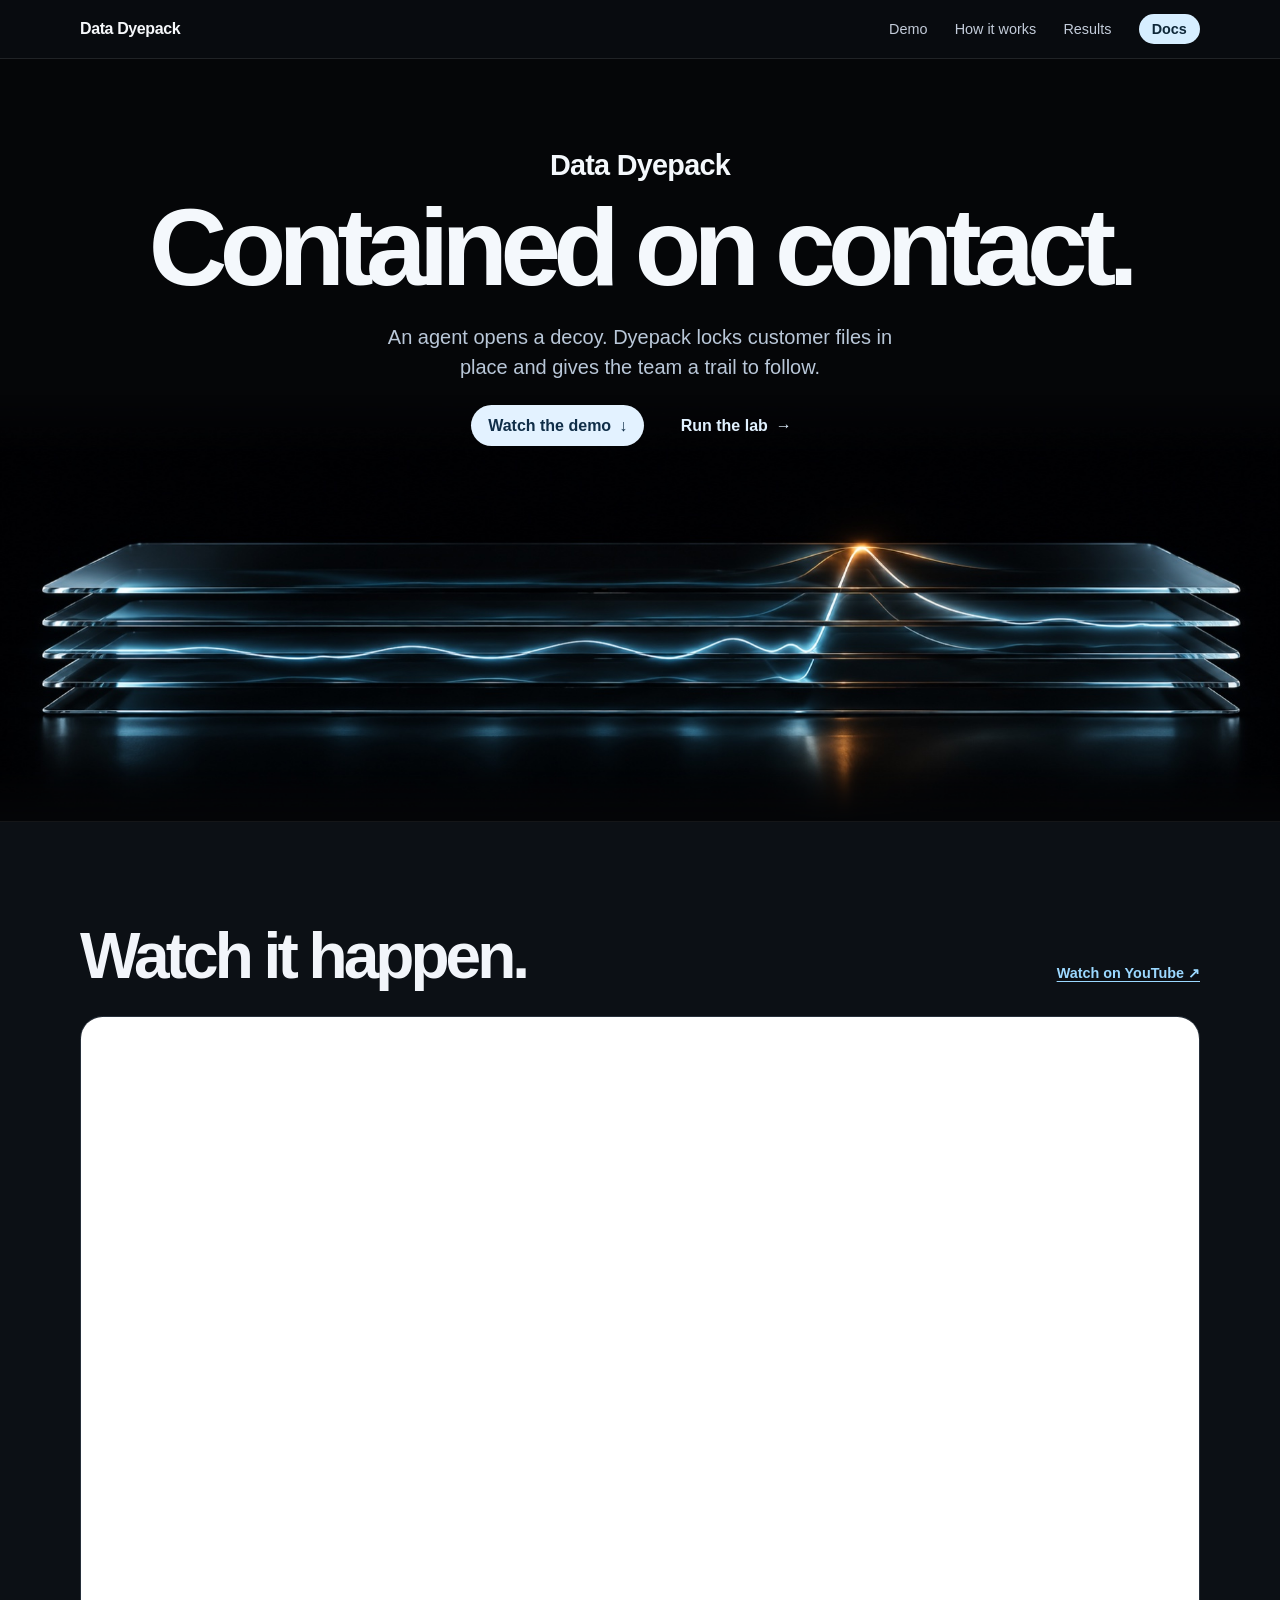
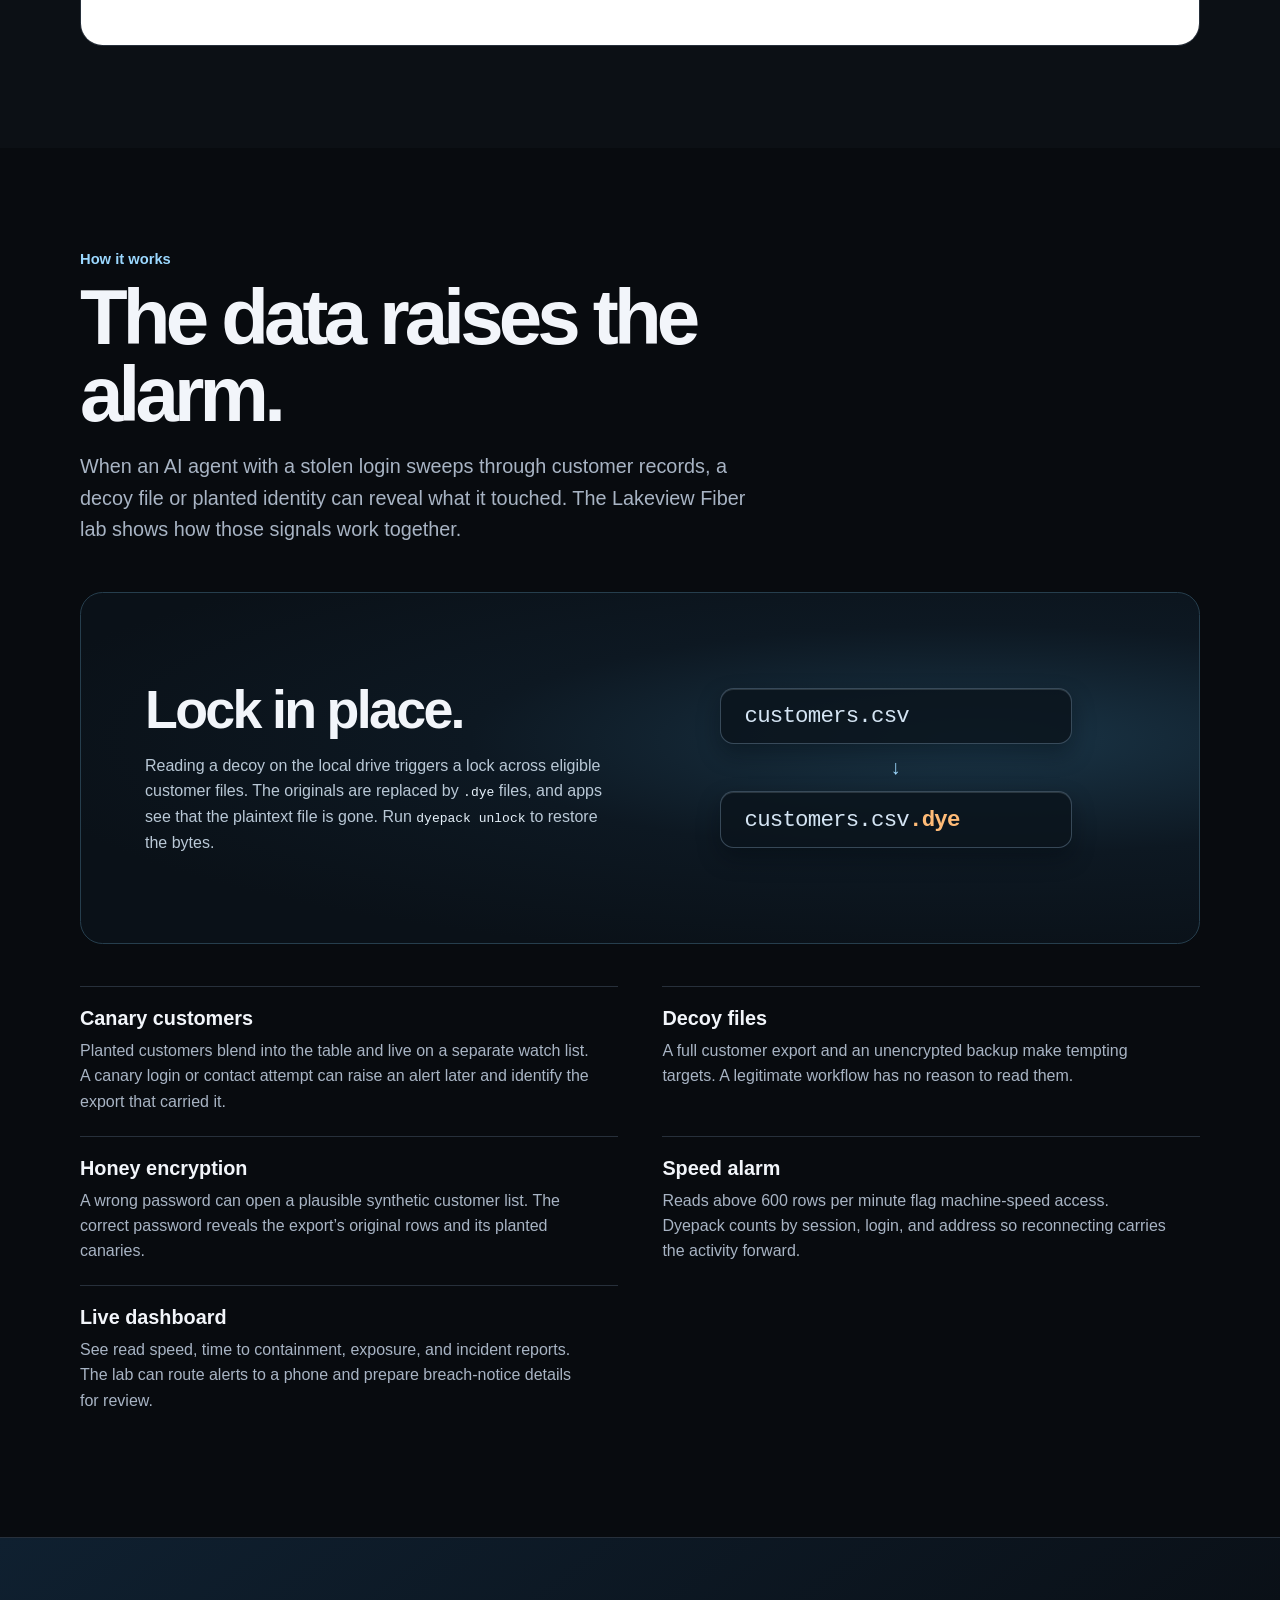
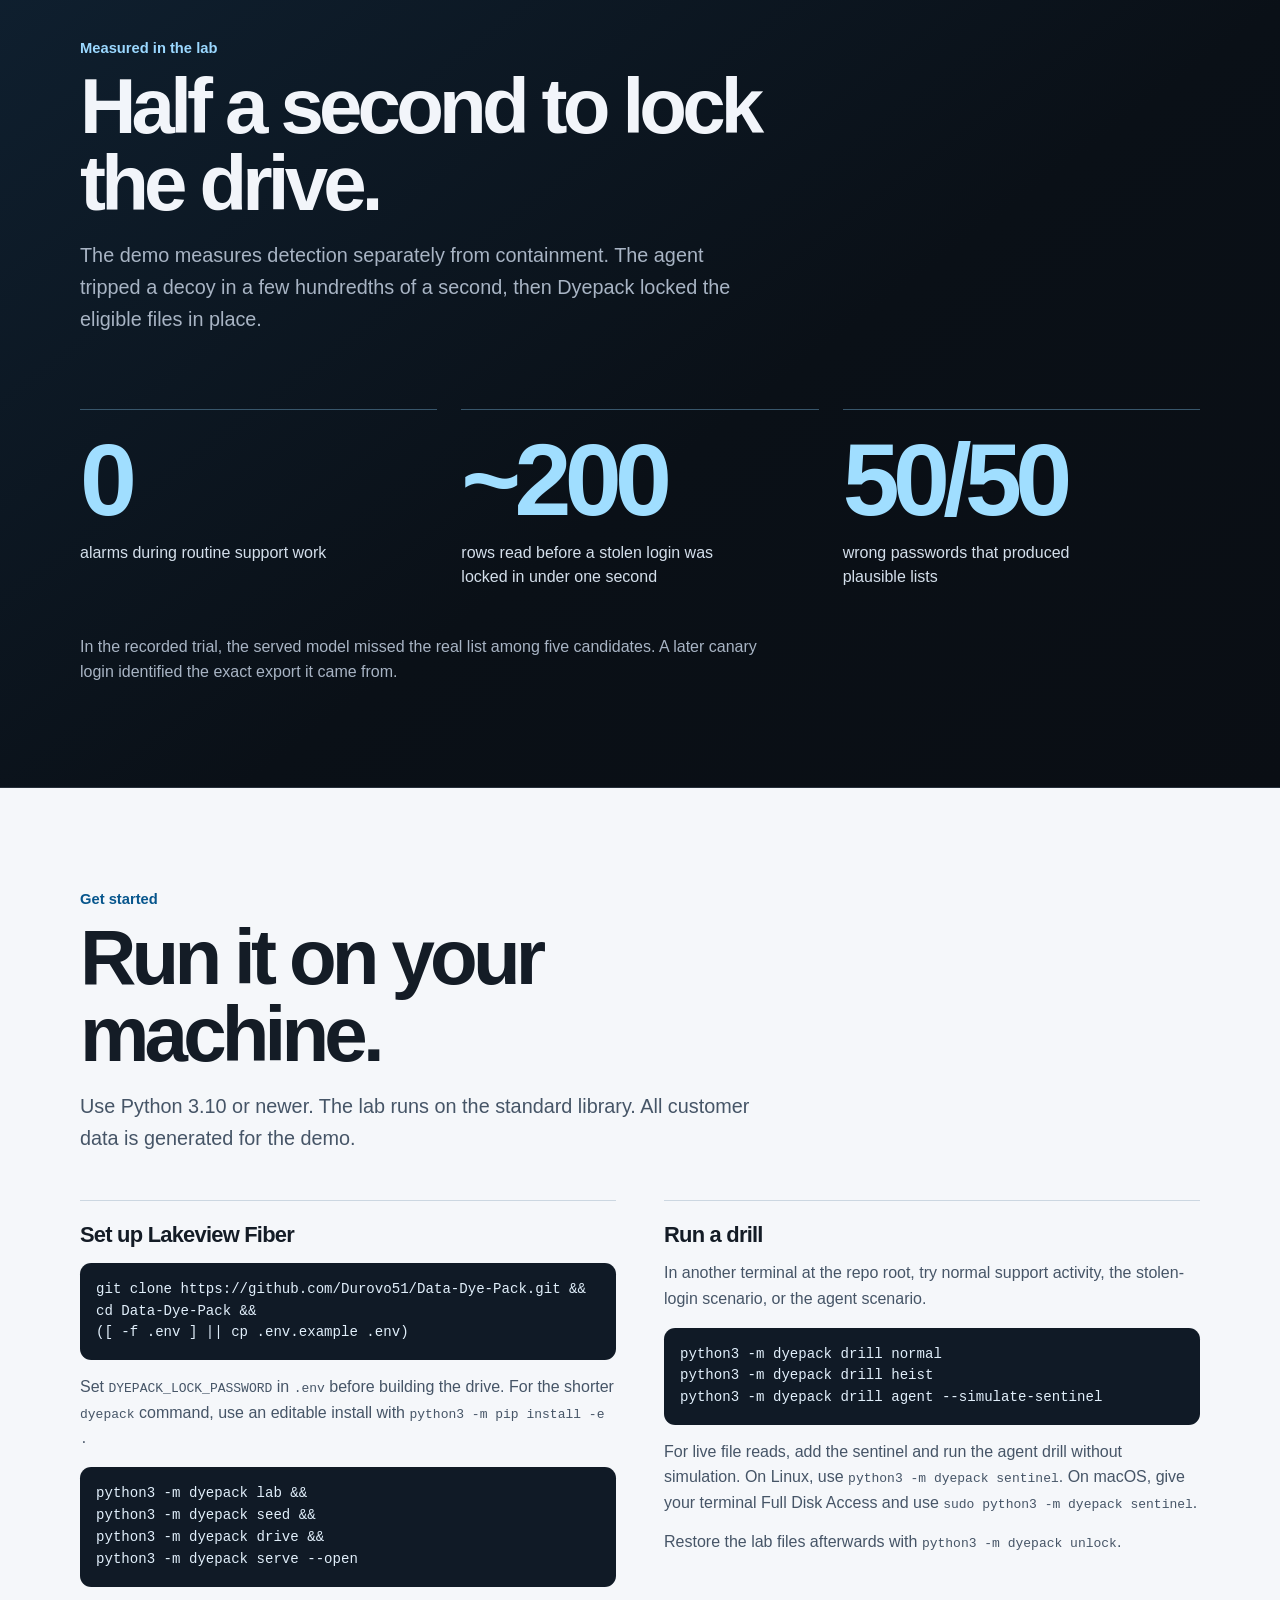
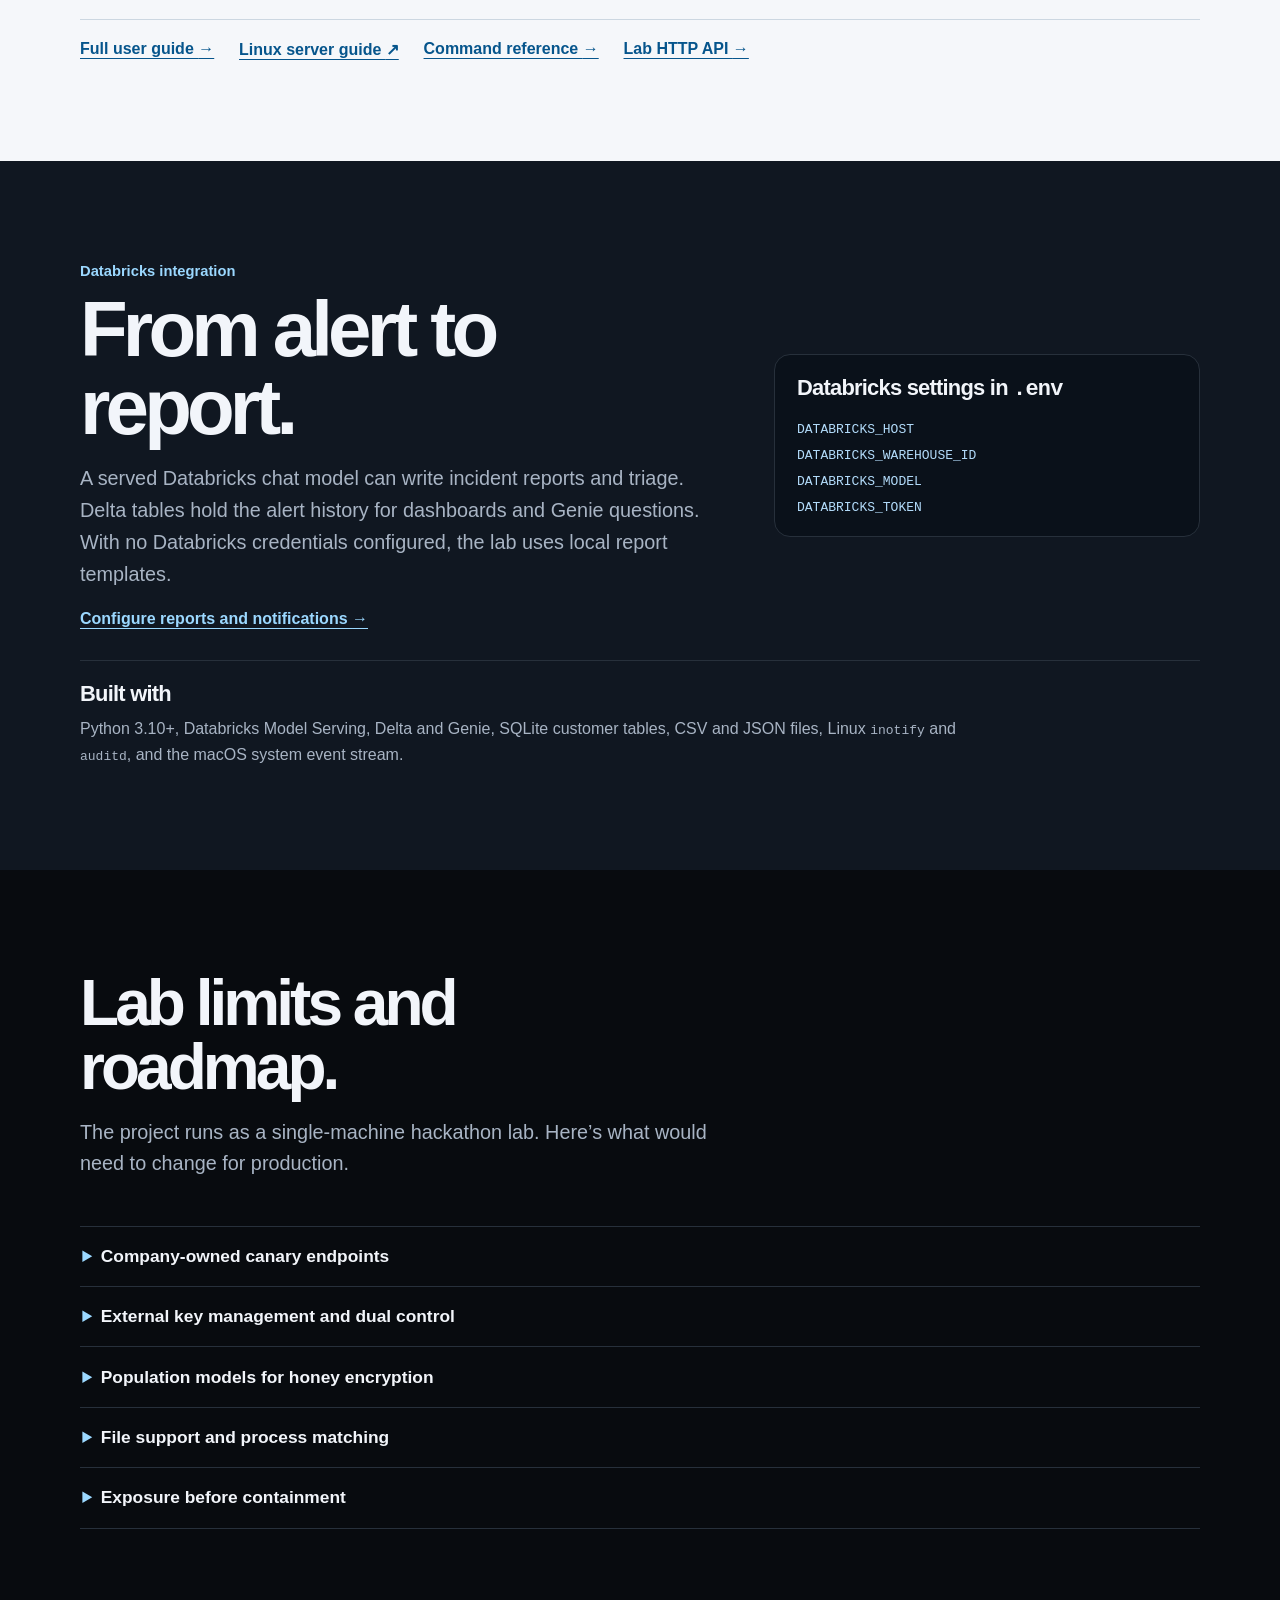
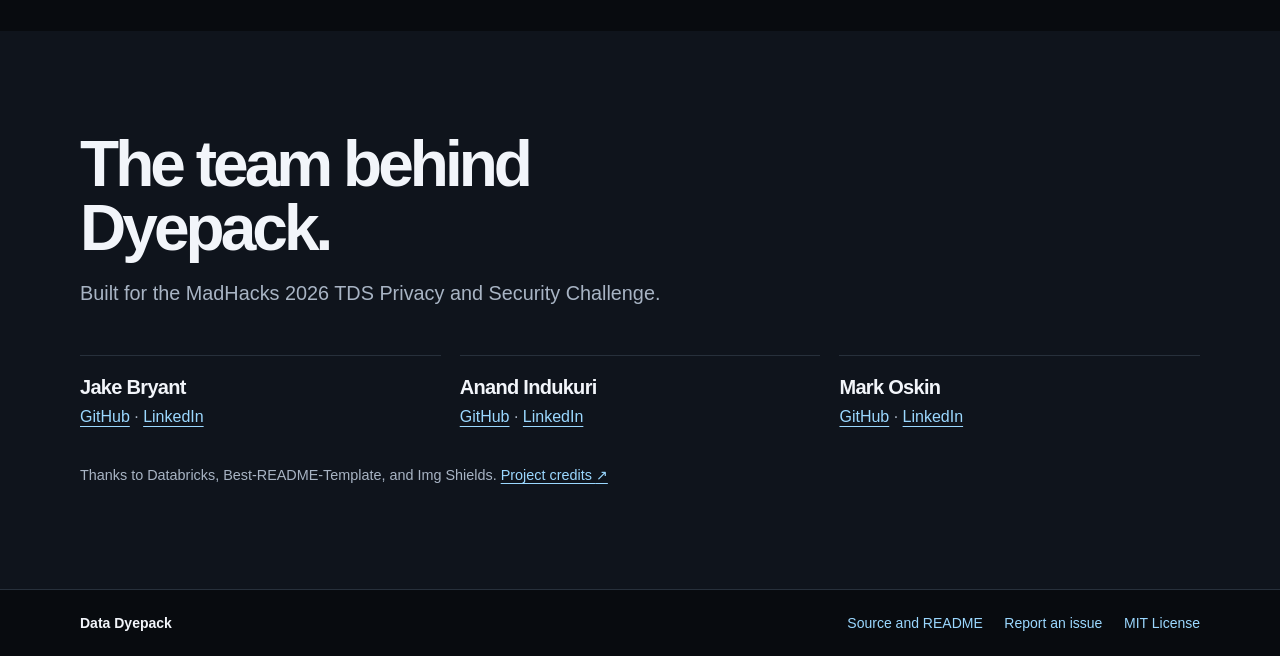
<file: docs/index.html>
<!doctype html>
<html lang="en">
<head>
  <meta charset="utf-8">
  <meta name="viewport" content="width=device-width, initial-scale=1">
  <meta name="description" content="Data Dyepack detects suspicious access with canary records, decoy files, and machine-speed read alarms. Explore the MadHacks demo and run the lab locally.">
  <meta name="theme-color" content="#050608">
  <title>Data Dyepack</title>
  <link rel="stylesheet" href="site.css">
  <link rel="stylesheet" href="home.css">
  <script src="demo.js" defer></script>
</head>
<body class="home">
  <a class="skip" href="#main">Skip to content</a>
  <header class="topbar product-bar">
    <div class="wrap nav">
      <a class="brand" href="./">Data Dyepack</a>
      <nav aria-label="Main navigation">
        <a href="#demo">Demo</a>
        <a href="#how-it-works">How it works</a>
        <a href="#results">Results</a>
        <a class="docs-link" href="guide.html">Docs</a>
      </nav>
    </div>
  </header>

  <main id="main">
    <section class="hero product-hero" aria-labelledby="hero-title">
      <div class="wrap hero-copy">
        <p class="product-name">Data Dyepack</p>
        <h1 id="hero-title">Contained on contact.</h1>
        <p class="hero-summary">An agent opens a decoy. Dyepack locks customer files in place and gives the team a trail to follow.</p>
        <div class="hero-actions">
          <a class="primary" href="#demo">Watch the demo <span aria-hidden="true">↓</span></a>
          <a class="secondary" href="#get-started">Run the lab <span aria-hidden="true">→</span></a>
        </div>
      </div>
      <img class="signal" src="signal.jpg" width="1900" height="633" alt="" fetchpriority="high">
    </section>

    <section class="chapter demo-chapter" id="demo" aria-labelledby="demo-title">
      <div class="wrap">
        <div class="chapter-header demo-heading">
          <h2 id="demo-title">Watch it happen.</h2>
          <a class="text-link" href="https://youtu.be/5LePHZaZZ3o">Watch on YouTube <span aria-hidden="true">↗</span></a>
        </div>
        <iframe id="project-video"
          src="https://www.youtube.com/embed/5LePHZaZZ3o?enablejsapi=1&amp;playsinline=1&amp;rel=0&amp;origin=https%3A%2F%2Fdurovo51.github.io"
          title="Data Dyepack project demo"
          loading="lazy"
          referrerpolicy="strict-origin-when-cross-origin"
          allow="autoplay; encrypted-media; picture-in-picture; fullscreen"
          allowfullscreen></iframe>
      </div>
    </section>

    <section class="chapter mechanism" id="how-it-works" aria-labelledby="mechanism-title">
      <div class="wrap">
        <div class="chapter-header">
          <p class="chapter-label">How it works</p>
          <h2 id="mechanism-title">The data raises the alarm.</h2>
          <p>When an AI agent with a stolen login sweeps through customer records, a decoy file or planted identity can reveal what it touched. The Lakeview Fiber lab shows how those signals work together.</p>
        </div>

        <article class="lock-panel" aria-labelledby="lock-title">
          <div class="lock-copy">
            <h3 id="lock-title">Lock in place.</h3>
            <p>Reading a decoy on the local drive triggers a lock across eligible customer files. The originals are replaced by <code>.dye</code> files, and apps see that the plaintext file is gone. Run <code>dyepack unlock</code> to restore the bytes.</p>
          </div>
          <div class="file-change" role="img" aria-label="customers.csv becomes customers.csv.dye">
            <code aria-hidden="true">customers.csv</code>
            <span aria-hidden="true">↓</span>
            <code aria-hidden="true">customers.csv<strong>.dye</strong></code>
          </div>
        </article>

        <dl class="feature-list">
          <div>
            <dt>Canary customers</dt>
            <dd>Planted customers blend into the table and live on a separate watch list. A canary login or contact attempt can raise an alert later and identify the export that carried it.</dd>
          </div>
          <div>
            <dt>Decoy files</dt>
            <dd>A full customer export and an unencrypted backup make tempting targets. A legitimate workflow has no reason to read them.</dd>
          </div>
          <div>
            <dt>Honey encryption</dt>
            <dd>A wrong password can open a plausible synthetic customer list. The correct password reveals the export’s original rows and its planted canaries.</dd>
          </div>
          <div>
            <dt>Speed alarm</dt>
            <dd>Reads above 600 rows per minute flag machine-speed access. Dyepack counts by session, login, and address so reconnecting carries the activity forward.</dd>
          </div>
          <div>
            <dt>Live dashboard</dt>
            <dd>See read speed, time to containment, exposure, and incident reports. The lab can route alerts to a phone and prepare breach-notice details for review.</dd>
          </div>
        </dl>
      </div>
    </section>

    <section class="chapter results" id="results" aria-labelledby="results-title">
      <div class="wrap">
        <div class="chapter-header">
          <p class="chapter-label">Measured in the lab</p>
          <h2 id="results-title">Half a second to lock the drive.</h2>
          <p>The demo measures detection separately from containment. The agent tripped a decoy in a few hundredths of a second, then Dyepack locked the eligible files in place.</p>
        </div>
        <dl class="lab-metrics">
          <div><dt><span>0</span></dt><dd>alarms during routine support work</dd></div>
          <div><dt><span>~200</span></dt><dd>rows read before a stolen login was locked in under one second</dd></div>
          <div><dt><span>50/50</span></dt><dd>wrong passwords that produced plausible lists</dd></div>
        </dl>
        <p class="result-note">In the recorded trial, the served model missed the real list among five candidates. A later canary login identified the exact export it came from.</p>
      </div>
    </section>

    <section class="chapter setup" id="get-started" aria-labelledby="setup-title">
      <div class="wrap">
        <div class="chapter-header">
          <p class="chapter-label">Get started</p>
          <h2 id="setup-title">Run it on your machine.</h2>
          <p>Use Python 3.10 or newer. The lab runs on the standard library. All customer data is generated for the demo.</p>
        </div>
        <div class="setup-grid">
          <div class="setup-step">
            <h3>Set up Lakeview Fiber</h3>
            <pre><code>git clone https://github.com/Durovo51/Data-Dye-Pack.git &amp;&amp;
cd Data-Dye-Pack &amp;&amp;
([ -f .env ] || cp .env.example .env)</code></pre>
            <p>Set <code>DYEPACK_LOCK_PASSWORD</code> in <code>.env</code> before building the drive. For the shorter <code>dyepack</code> command, use an editable install with <code>python3 -m pip install -e .</code></p>
            <pre><code>python3 -m dyepack lab &amp;&amp;
python3 -m dyepack seed &amp;&amp;
python3 -m dyepack drive &amp;&amp;
python3 -m dyepack serve --open</code></pre>
          </div>
          <div class="setup-step">
            <h3>Run a drill</h3>
            <p>In another terminal at the repo root, try normal support activity, the stolen-login scenario, or the agent scenario.</p>
            <pre><code>python3 -m dyepack drill normal
python3 -m dyepack drill heist
python3 -m dyepack drill agent --simulate-sentinel</code></pre>
            <p>For live file reads, add the sentinel and run the agent drill without simulation. On Linux, use <code>python3 -m dyepack sentinel</code>. On macOS, give your terminal Full Disk Access and use <code>sudo python3 -m dyepack sentinel</code>.</p>
            <p>Restore the lab files afterwards with <code>python3 -m dyepack unlock</code>.</p>
          </div>
        </div>
        <nav class="resource-links" aria-label="Lab guides">
          <a href="guide.html#start-the-lab">Full user guide <span aria-hidden="true">→</span></a>
          <a href="https://github.com/Durovo51/Data-Dye-Pack/blob/main/docs/linux.md">Linux server guide <span aria-hidden="true">↗</span></a>
          <a href="guide.html#command-reference">Command reference <span aria-hidden="true">→</span></a>
          <a href="guide.html#lab-http-api">Lab HTTP API <span aria-hidden="true">→</span></a>
        </nav>
      </div>
    </section>

    <section class="chapter integrations" aria-labelledby="integrations-title">
      <div class="wrap integration-grid">
        <div class="chapter-header">
          <p class="chapter-label">Databricks integration</p>
          <h2 id="integrations-title">From alert to report.</h2>
          <p>A served Databricks chat model can write incident reports and triage. Delta tables hold the alert history for dashboards and Genie questions. With no Databricks credentials configured, the lab uses local report templates.</p>
          <a class="text-link" href="guide.html#notifications-and-reports">Configure reports and notifications <span aria-hidden="true">→</span></a>
        </div>
        <div class="integration-config">
          <h3>Databricks settings in <code>.env</code></h3>
          <ul>
            <li><code>DATABRICKS_HOST</code></li>
            <li><code>DATABRICKS_WAREHOUSE_ID</code></li>
            <li><code>DATABRICKS_MODEL</code></li>
            <li><code>DATABRICKS_TOKEN</code></li>
          </ul>
        </div>
        <div class="built-with">
          <h3>Built with</h3>
          <p>Python 3.10+, Databricks Model Serving, Delta and Genie, SQLite customer tables, CSV and JSON files, Linux <code>inotify</code> and <code>auditd</code>, and the macOS system event stream.</p>
        </div>
      </div>
    </section>

    <section class="chapter boundaries" aria-labelledby="boundaries-title">
      <div class="wrap">
        <div class="chapter-header">
          <h2 id="boundaries-title">Lab limits and roadmap.</h2>
          <p>The project runs as a single-machine hackathon lab. Here’s what would need to change for production.</p>
        </div>
        <div class="limits-list">
          <details>
            <summary>Company-owned canary endpoints</summary>
            <p>The lab uses synthetic customers. A deployment would use company-controlled canary email addresses and phone numbers to receive contact attempts.</p>
          </details>
          <details>
            <summary>External key management and dual control</summary>
            <p>The lab gets its lock password from <code>.env</code>. A production deployment would keep the secret in a separate key manager and require two people to authorize an unlock.</p>
          </details>
          <details>
            <summary>Population models for honey encryption</summary>
            <p>The plausibility of a fake list depends on how well its distribution matches the population. A production header would draw from an independent population model to avoid giving away patterns in the protected data.</p>
          </details>
          <details>
            <summary>File support and process matching</summary>
            <p>Lock in place currently targets eligible customer-shaped CSV and JSON files. SQLite holds the lab database. Linux <code>inotify</code> reports file activity without process names. Process matching is available on macOS or through the Linux <code>auditd</code> bridge.</p>
          </details>
          <details>
            <summary>Exposure before containment</summary>
            <p>Records returned before lockout can already be exposed. Dyepack reports activity it observed and can identify a stolen export when a planted identity is used.</p>
          </details>
        </div>
      </div>
    </section>

    <section class="chapter team" aria-labelledby="team-title">
      <div class="wrap">
        <div class="chapter-header">
          <h2 id="team-title">The team behind Dyepack.</h2>
          <p>Built for the MadHacks 2026 TDS Privacy and Security Challenge.</p>
        </div>
        <ul class="team-list">
          <li><h3>Jake Bryant</h3><p><a href="https://github.com/Durovo51">GitHub</a> · <a href="https://www.linkedin.com/in/jake-bryant-079484330/">LinkedIn</a></p></li>
          <li><h3>Anand Indukuri</h3><p><a href="https://github.com/anandindukuri-hub">GitHub</a> · <a href="https://www.linkedin.com/in/anandindukuri/">LinkedIn</a></p></li>
          <li><h3>Mark Oskin</h3><p><a href="https://github.com/moskin-cpu">GitHub</a> · <a href="https://www.linkedin.com/in/mark-oskin-33aa20303/">LinkedIn</a></p></li>
        </ul>
        <p class="acknowledgments">Thanks to Databricks, Best-README-Template, and Img Shields. <a href="https://github.com/Durovo51/Data-Dye-Pack#acknowledgments">Project credits <span aria-hidden="true">↗</span></a></p>
      </div>
    </section>
  </main>

  <footer class="footer product-footer">
    <div class="wrap">
      <a class="footer-brand" href="./">Data Dyepack</a>
      <nav aria-label="Project on GitHub">
        <a href="https://github.com/Durovo51/Data-Dye-Pack">Source and README</a>
        <a href="https://github.com/Durovo51/Data-Dye-Pack/issues">Report an issue</a>
        <a href="https://github.com/Durovo51/Data-Dye-Pack/blob/main/LICENSE">MIT License</a>
      </nav>
    </div>
  </footer>
</body>
</html>
</file>
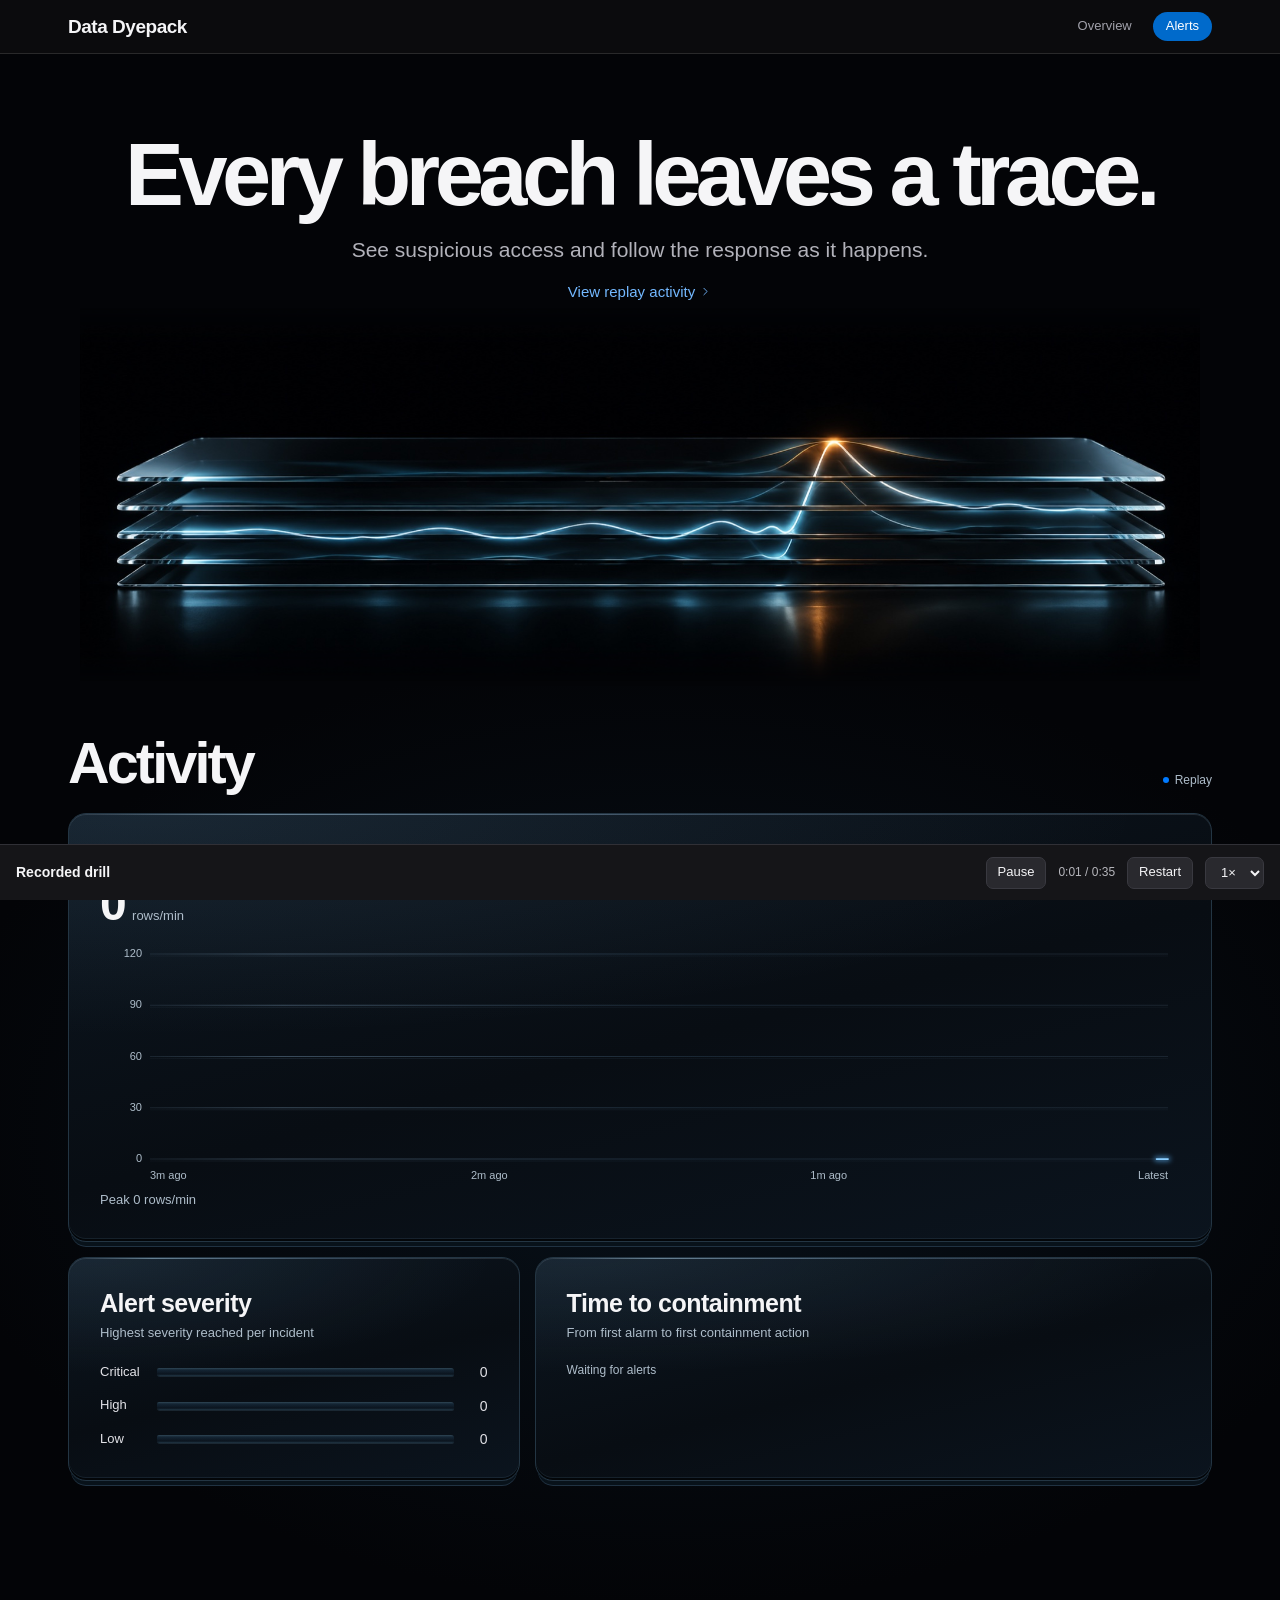
<file: dyepack/web/index.html>
<!doctype html>
<html lang="en">
<head>
  <meta charset="utf-8">
  <meta name="viewport" content="width=device-width, initial-scale=1">
  <meta name="referrer" content="no-referrer">
  <meta name="description" content="Follow live read activity, suspicious access, and containment in Data Dyepack.">
  <title>Data Dyepack</title>
  <link rel="icon" href="data:image/svg+xml,%3Csvg xmlns='http://www.w3.org/2000/svg' viewBox='0 0 24 24'%3E%3Cpath d='M12 2 4 5v6c0 5 3.6 8.8 8 11 4.4-2.2 8-6 8-11V5z' fill='%233b4149'/%3E%3Cpath d='m8.5 12 2.4 2.4 4.6-4.8' fill='none' stroke='white' stroke-width='1.6' stroke-linecap='round' stroke-linejoin='round'/%3E%3C/svg%3E">
  <link rel="stylesheet" href="styles.css">
  <script type="module" src="app.js"></script>
</head>
<body>
  <svg class="icon-defs" xmlns="http://www.w3.org/2000/svg" aria-hidden="true">
    <symbol id="i-shield" viewBox="0 0 24 24"><path d="M12 2.5a27 27 0 0 0 7.5 3.2v5.8c0 4.4-3.1 7.6-7.5 10-4.4-2.4-7.5-5.6-7.5-10V5.7A27 27 0 0 0 12 2.5Z"/><path d="m8.8 11.8 2.2 2.3 4.2-4.3"/></symbol>
    <symbol id="i-more" viewBox="0 0 24 24"><circle cx="5" cy="12" r="1.25"/><circle cx="12" cy="12" r="1.25"/><circle cx="19" cy="12" r="1.25"/></symbol>
    <symbol id="i-chevron" viewBox="0 0 24 24"><path d="m9 6 6 6-6 6"/></symbol>
    <symbol id="i-down" viewBox="0 0 24 24"><path d="m6 9 6 6 6-6"/></symbol>
    <symbol id="i-back" viewBox="0 0 24 24"><path d="m14 5-7 7 7 7"/></symbol>
  </svg>
  <a id="skip-view" class="skip" href="#overview">Skip to content</a>
  <header class="product-nav">
    <nav class="product-nav-inner" aria-label="Data Dyepack">
      <a class="product-mark" href="#overview">Data Dyepack</a>
      <div class="product-links">
        <a id="overview-link" href="#overview" aria-current="page">Overview</a>
        <a id="alerts-link" class="launch-button" href="#alerts">Alerts<span id="nav-alert-count" class="nav-alert-count" hidden></span></a>
      </div>
    </nav>
  </header>

  <main id="overview" class="overview" tabindex="-1">
    <section class="launch-hero" aria-labelledby="launch-heading">
      <header class="launch-intro">
        <h1 id="launch-heading">Every breach<br class="launch-break"> leaves a trace.</h1>
        <p>See suspicious access and follow the response as it happens.</p>
        <a id="launch-watch" class="launch-watch" href="?replay=1">Watch the recorded drill<svg class="icon" aria-hidden="true"><use href="#i-chevron"/></svg></a>
      </header>
      <div class="launch-art" aria-hidden="true"></div>
    </section>

    <section id="activity" class="launch-activity" aria-labelledby="activity-heading">
      <header class="activity-heading">
        <h2 id="activity-heading">Activity</h2>
        <p id="overview-conn" class="connection" role="status" data-state="connecting">Connecting</p>
      </header>

      <section class="launch-chart" aria-labelledby="traffic-heading">
        <header class="chart-heading">
          <div>
            <h3 id="traffic-heading">Read speed</h3>
            <p class="chart-value"><strong id="traffic-rate">-</strong><span>rows/min</span></p>
          </div>
          <div class="chart-period" role="group" aria-label="Read speed time range">
            <button type="button" data-range="30" aria-pressed="false">30 sec</button>
            <button type="button" data-range="180" aria-pressed="true">3 min</button>
          </div>
        </header>
        <div id="traffic-chart" class="traffic-chart"></div>
        <footer class="chart-caption">
          <span id="traffic-peak">Waiting for read samples</span>
          <span id="traffic-marker-key" class="marker-key" hidden>Alarm</span>
        </footer>
      </section>

      <div class="activity-grid">
        <section class="launch-metric" aria-labelledby="severity-heading">
          <h3 id="severity-heading">Alert severity</h3>
          <p class="metric-context">Highest severity reached per incident</p>
          <dl id="severity-chart" class="severity-chart"></dl>
        </section>
        <section class="launch-metric" aria-labelledby="containment-heading">
          <h3 id="containment-heading">Time to containment</h3>
          <p class="metric-context">From first alarm to first containment action</p>
          <p id="containment-empty" class="launch-empty">Waiting for alerts</p>
          <ol id="containment-chart" class="containment-chart"></ol>
        </section>
      </div>
    </section>
  </main>

  <main id="main" class="app" tabindex="-1" hidden>
    <aside class="alert-sidebar" aria-labelledby="alerts-heading">
      <header class="sidebar-heading">
        <div class="sidebar-title">
          <h1 id="alerts-heading" tabindex="-1">Alerts</h1>
          <p id="alert-count">Lakeview Fiber</p>
        </div>
        <span id="mobile-conn" class="connection mobile-connection" data-state="connecting" role="status">Connecting</span>
        <details id="app-menu" class="menu">
          <summary class="icon-button" aria-label="More options" title="More options"><svg class="icon" aria-hidden="true"><use href="#i-more"/></svg></summary>
          <div class="menu-items">
            <a id="mode-link" href="?replay=1">Watch recorded drill</a>
            <button id="show-tools" type="button">Lab tools and settings</button>
          </div>
        </details>
      </header>
      <ul id="alert-list" class="alert-list" aria-label="Security alerts"></ul>
    </aside>

    <section id="alert-pane" class="alert-pane" aria-label="Selected alert">
      <header class="detail-toolbar">
        <button id="back-to-alerts" class="back-button" type="button"><svg class="icon" aria-hidden="true"><use href="#i-back"/></svg>Alerts</button>
        <details id="actions" class="menu response-menu" hidden>
          <summary class="button"><svg class="icon" aria-hidden="true"><use href="#i-shield"/></svg>Actions<svg class="icon down" aria-hidden="true"><use href="#i-down"/></svg></summary>
          <div id="action-items" class="menu-items"></div>
        </details>
        <div class="toolbar-status">
          <span id="conn" class="connection" data-state="connecting" role="status">Connecting</span>
        </div>
      </header>
      <div class="reading-pane">
        <div id="empty-alert" class="empty-alert">
          <svg class="icon" aria-hidden="true"><use href="#i-shield"/></svg>
          <h2 id="empty-title">Waiting for Alerts</h2>
          <p id="empty-message">Connecting to Lakeview Fiber.</p>
        </div>
        <article id="incident" class="incident" hidden>
          <header class="incident-header">
            <div class="incident-symbol" aria-hidden="true"><svg class="icon"><use href="#i-shield"/></svg></div>
            <div class="incident-heading">
              <p id="incident-meta" class="incident-meta"></p>
              <h2 id="incident-title" tabindex="-1"></h2>
              <p id="incident-source" class="incident-source"></p>
            </div>
            <time id="incident-time" class="incident-time"></time>
          </header>
          <p id="response-note" class="response-note" hidden></p>
          <p id="incident-summary" class="incident-summary"></p>
          <div id="incident-facts"></div>
          <div id="incident-outcome" role="status"></div>
          <details id="incident-report" class="disclosure" hidden>
            <summary>Report</summary>
            <div id="report-body" class="disclosure-body"></div>
          </details>
          <details id="incident-activity" class="disclosure">
            <summary>Activity <span id="activity-count" class="disclosure-count"></span></summary>
            <ol id="incident-events" class="activity-list"></ol>
          </details>
        </article>
      </div>
    </section>

  </main>

  <div id="player" class="player" aria-label="Recorded drill playback" hidden>
    <span class="recording-label">Recorded drill</span>
    <button id="play" class="button" type="button" disabled>Pause</button>
    <span id="clock" class="clock">0:00 / 0:00</span>
    <button id="restart" class="button" type="button" disabled>Restart</button>
    <select id="replay-speed" class="button" aria-label="Playback speed" disabled><option value="1">1×</option><option value="4">4×</option></select>
    <a class="back-live" href="./">End replay</a>
  </div>

  <dialog id="lab-tools" class="tools" aria-labelledby="tools-title">
    <header class="sheet-header"><h2 id="tools-title">Lab Tools</h2><form method="dialog"><button class="button" type="submit" autofocus>Done</button></form></header>
    <div class="tool-groups">
      <details class="disclosure">
        <summary>Alert routing</summary>
        <div class="disclosure-body">
        <section class="panel routes-panel" aria-labelledby="routes-h">
          <h2 id="routes-h">Alert routes <small>Notification channels by severity</small></h2>
          <table class="routes">
            <thead><tr><th scope="col">Severity</th><th scope="col">Push</th><th scope="col">SMS</th><th scope="col">Email</th><th scope="col">Discord</th></tr></thead>
            <tbody id="routes-body"></tbody>
          </table>
          <p id="routes-note" class="routes-note" role="status">Loading alert routes…</p>
          <button id="retry-routes" type="button" class="button" hidden>Retry loading</button>
        </section>
        </div>
      </details>
      <details class="disclosure">
        <summary>Notification history</summary>
        <div class="disclosure-body">
        <section class="panel phone-panel" aria-labelledby="phone-h">
          <h2 id="phone-h">On-call notifications <small>Latest delivery results</small></h2>
          <ol id="phone-notes" class="phone-notes"></ol>
          <p id="phone-empty" class="empty">No notifications recorded.</p>
        </section>
        </div>
      </details>
      <details class="disclosure">
        <summary>Lab diagnostics</summary>
        <div class="diagnostics">
        <section class="panel mine-panel" aria-labelledby="mine-h">
            <h2 id="mine-h">Customer table <small>Canary hits and export activity</small></h2>
            <div id="mine" class="mine"></div>
            <ul class="legend">
              <li><i class="sw gold"></i>Customer rows</li><li><i class="sw canary"></i>Canary</li>
              <li><i class="sw dug"></i>Read rows</li><li><i class="sw dye"></i>Alarm or lock</li>
              <li><i class="sw crate"></i>Export</li>
            </ul>
          </section>
        <section class="panel speed-panel" aria-labelledby="speed-h">
            <h2 id="speed-h">Read speed <small>Customer table · last 3 minutes</small></h2>
            <div class="now"><strong id="rate">-</strong><span>rows/min</span></div>
            <div id="chart" class="chart"></div>
          </section>
        <section class="panel drive-panel" aria-labelledby="drive-h">
          <h2 id="drive-h">Company drive <small>File activity and decoy hits</small></h2>
          <div class="proc">
            <div class="proc-who">
              <span class="label">Latest reader</span>
              <strong id="proc-name">No activity yet</strong>
              <span id="proc-last" class="who"></span>
            </div>
            <div class="proc-speed"><strong id="proc-fpm">0</strong><span id="proc-unit">files/min</span></div>
            <p id="proc-pace" class="pace" hidden></p>
          </div>
          <div id="drive" class="drive"></div>
          <ul class="legend">
            <li><i class="sw gold"></i>Customer file</li><li><i class="sw canary"></i>Decoy file</li>
            <li><i class="sw steel"></i>Encrypted backup</li><li><i class="sw rock"></i>Other file</li>
            <li><i class="sw crate"></i>Locked in place</li>
          </ul>
        </section>
        <section class="panel prints-panel" aria-labelledby="prints-h">
          <h2 id="prints-h">Export fingerprints <small>Canary matches identify a leaked copy</small></h2>
          <ol id="prints" class="prints"></ol>
          <p id="prints-empty" class="empty">No exports observed.</p>
        </section>
      <section class="panel score-panel" aria-labelledby="score-h">
        <h2 id="score-h">Drill results <small>Updates during a drill</small></h2>
        <div class="tiles">
          <div class="tile" id="t-normal_alarms"><span class="k">Normal activity alarms</span><b class="v wait">Pending</b><span class="n">Goal: 0</span></div>
          <div class="tile" id="t-detect_seconds"><span class="k">Bulk read detection</span><b class="v wait">Pending</b><span class="n">Goal: 10 seconds or less</span></div>
          <div class="tile" id="t-rows_exposed"><span class="k">Real rows exposed</span><b class="v wait">Pending</b><span class="n">Measured before containment</span></div>
          <div class="tile" id="t-guesses_cracked"><span class="k">Believable lists opened</span><b class="v wait">Pending</b><span class="n">From incorrect passwords</span></div>
          <div class="tile" id="t-ai_pick"><span class="k">AI identified the real list</span><b class="v wait">Pending</b><span class="n">Goal: no better than chance</span></div>
        </div>
      </section>
        </div>
      </details>
    </div>
  </dialog>

  <dialog id="confirm-action" class="confirmation" aria-labelledby="confirm-title" aria-describedby="confirm-detail">
    <h2 id="confirm-title"></h2>
    <p id="confirm-detail"></p>
    <form method="dialog">
      <button class="button" value="cancel" autofocus>Cancel</button>
      <button id="confirm-button" class="button danger" value="confirm">Confirm</button>
    </form>
  </dialog>
  <p id="toast" class="toast" role="status" aria-atomic="true" hidden></p>
</body>
</html>
</file>
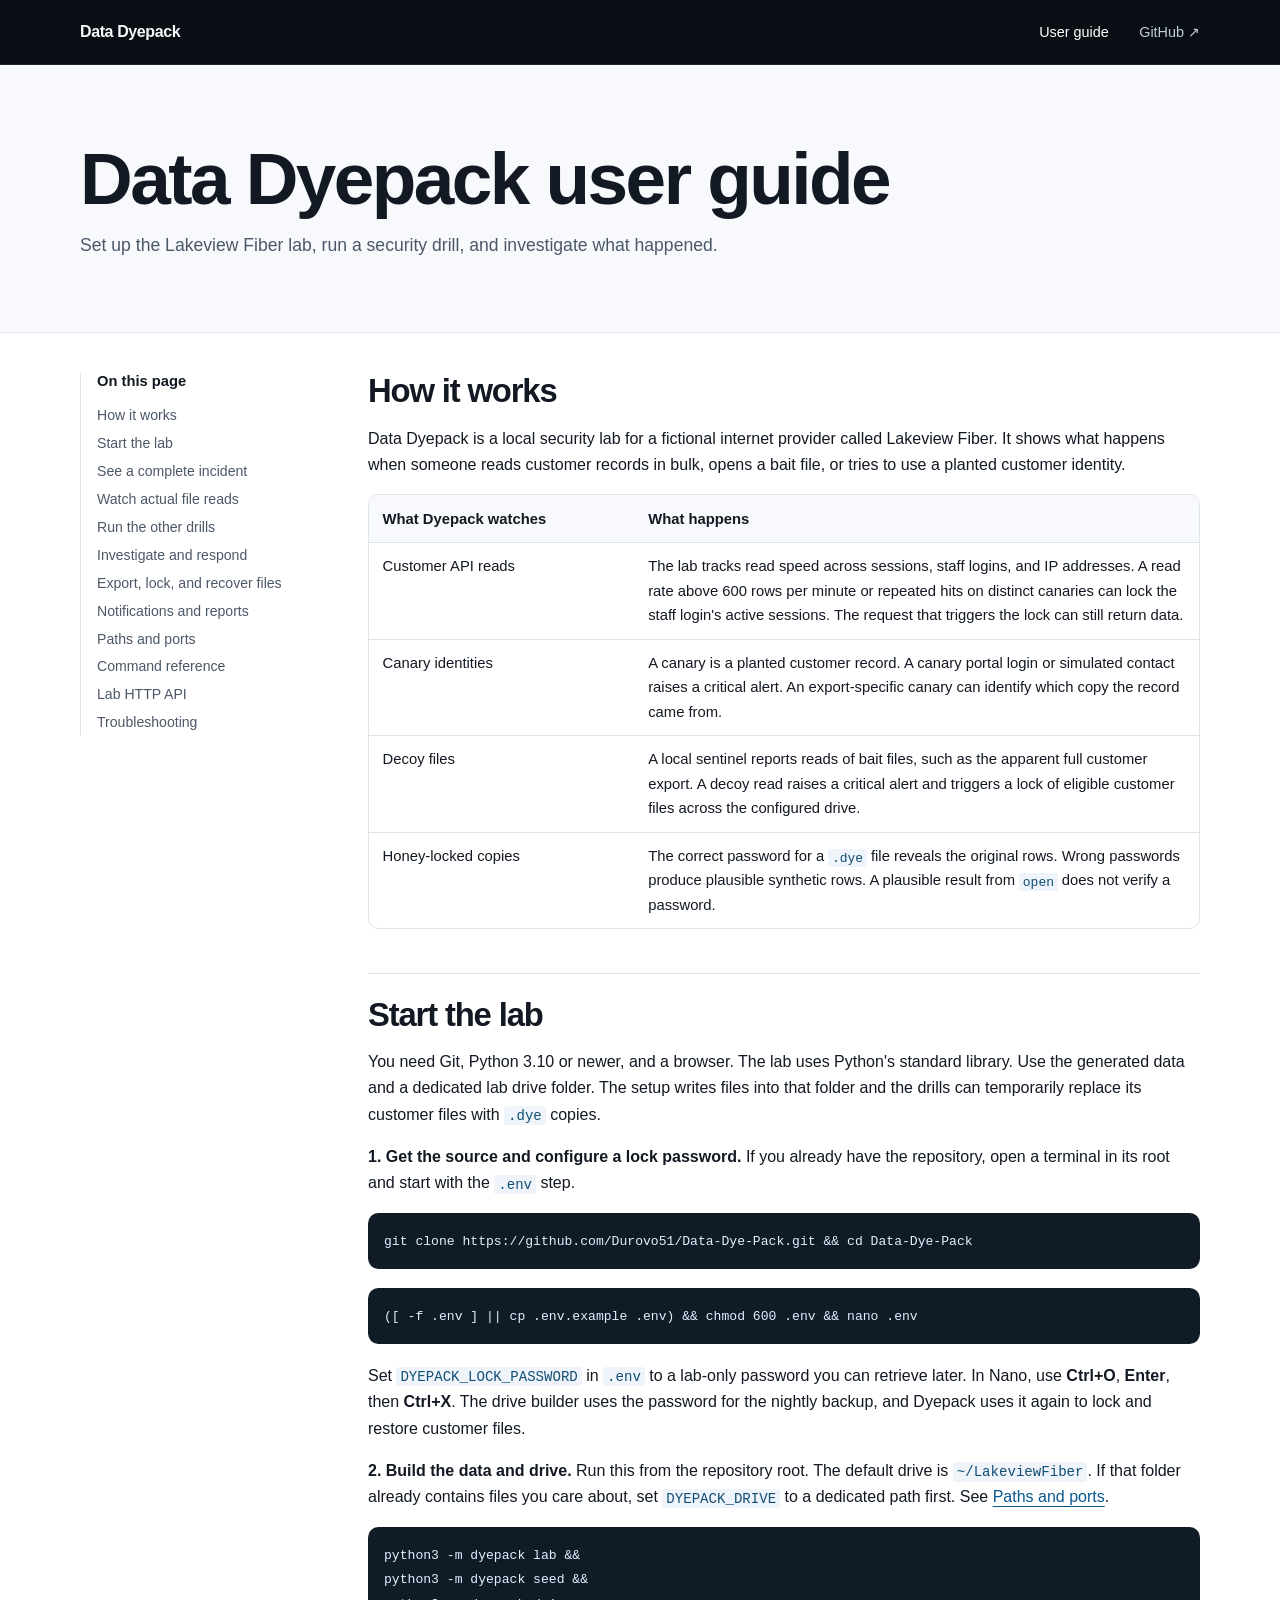
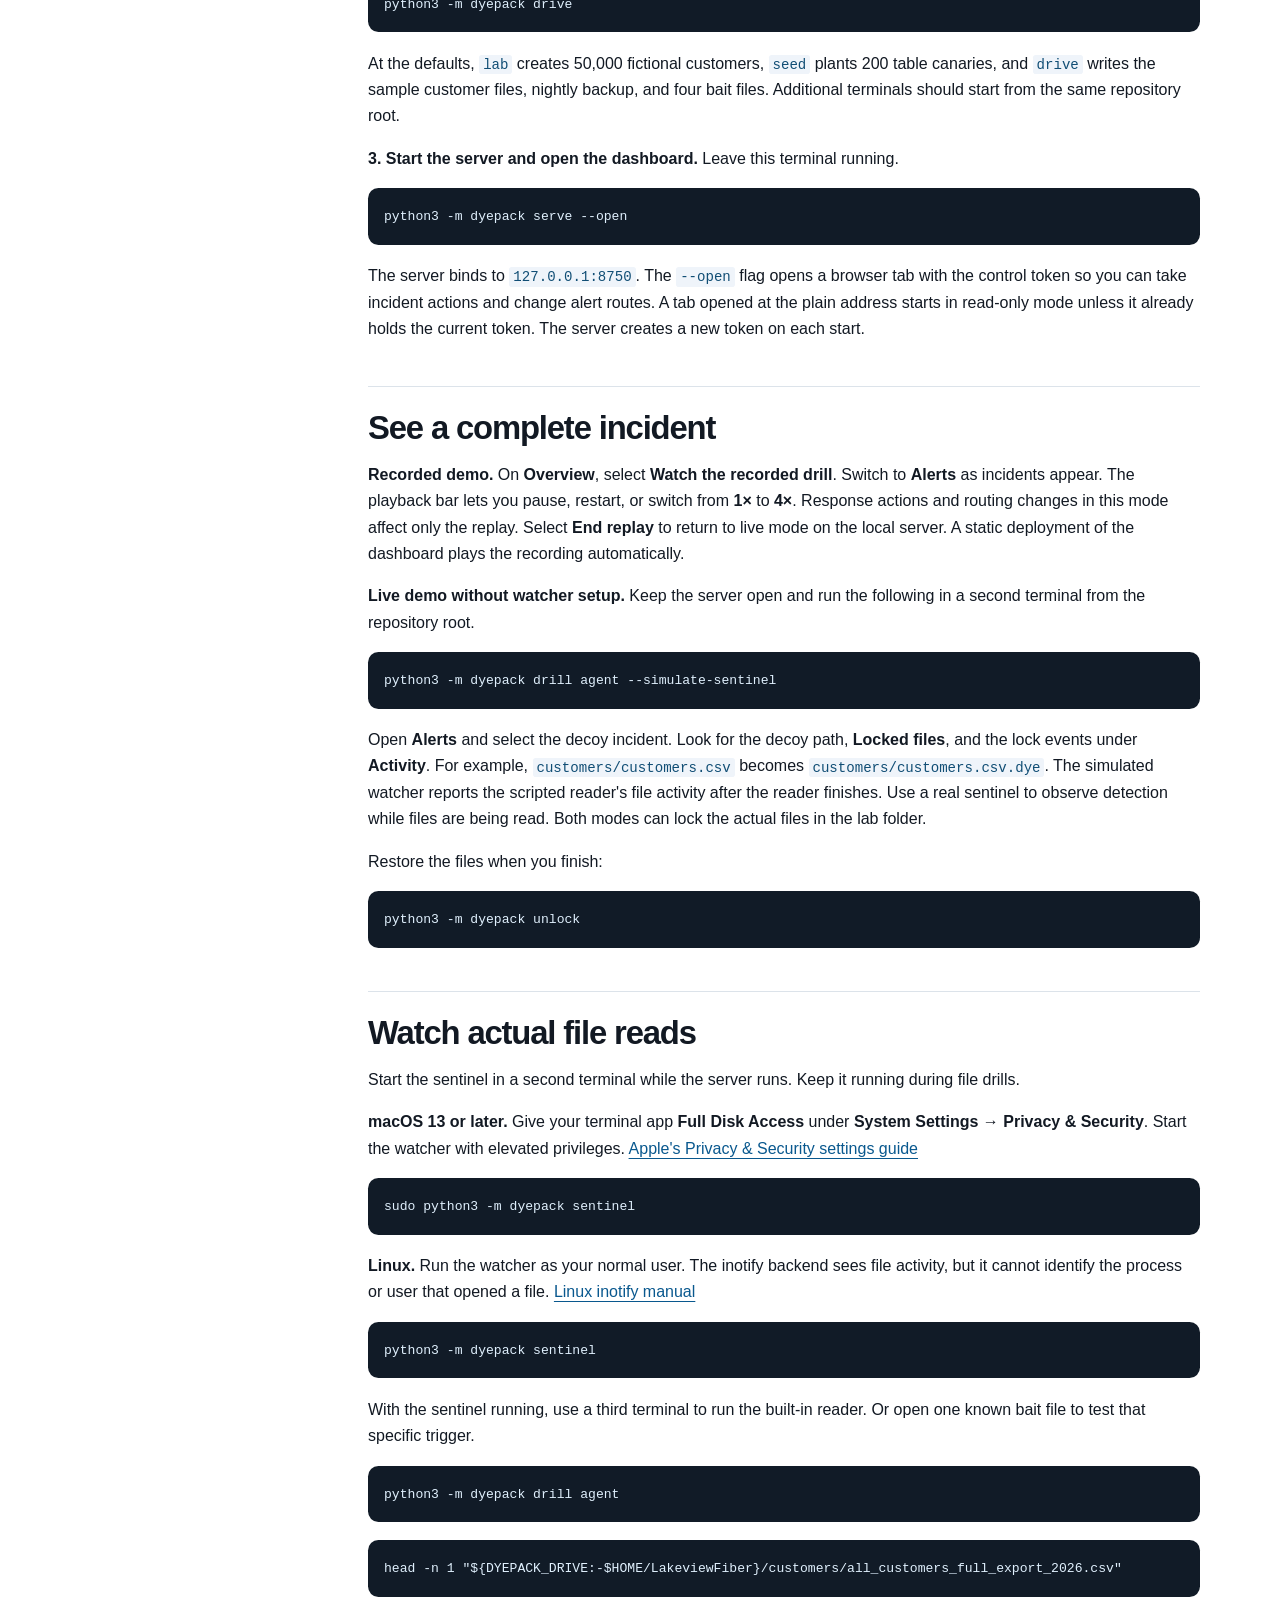
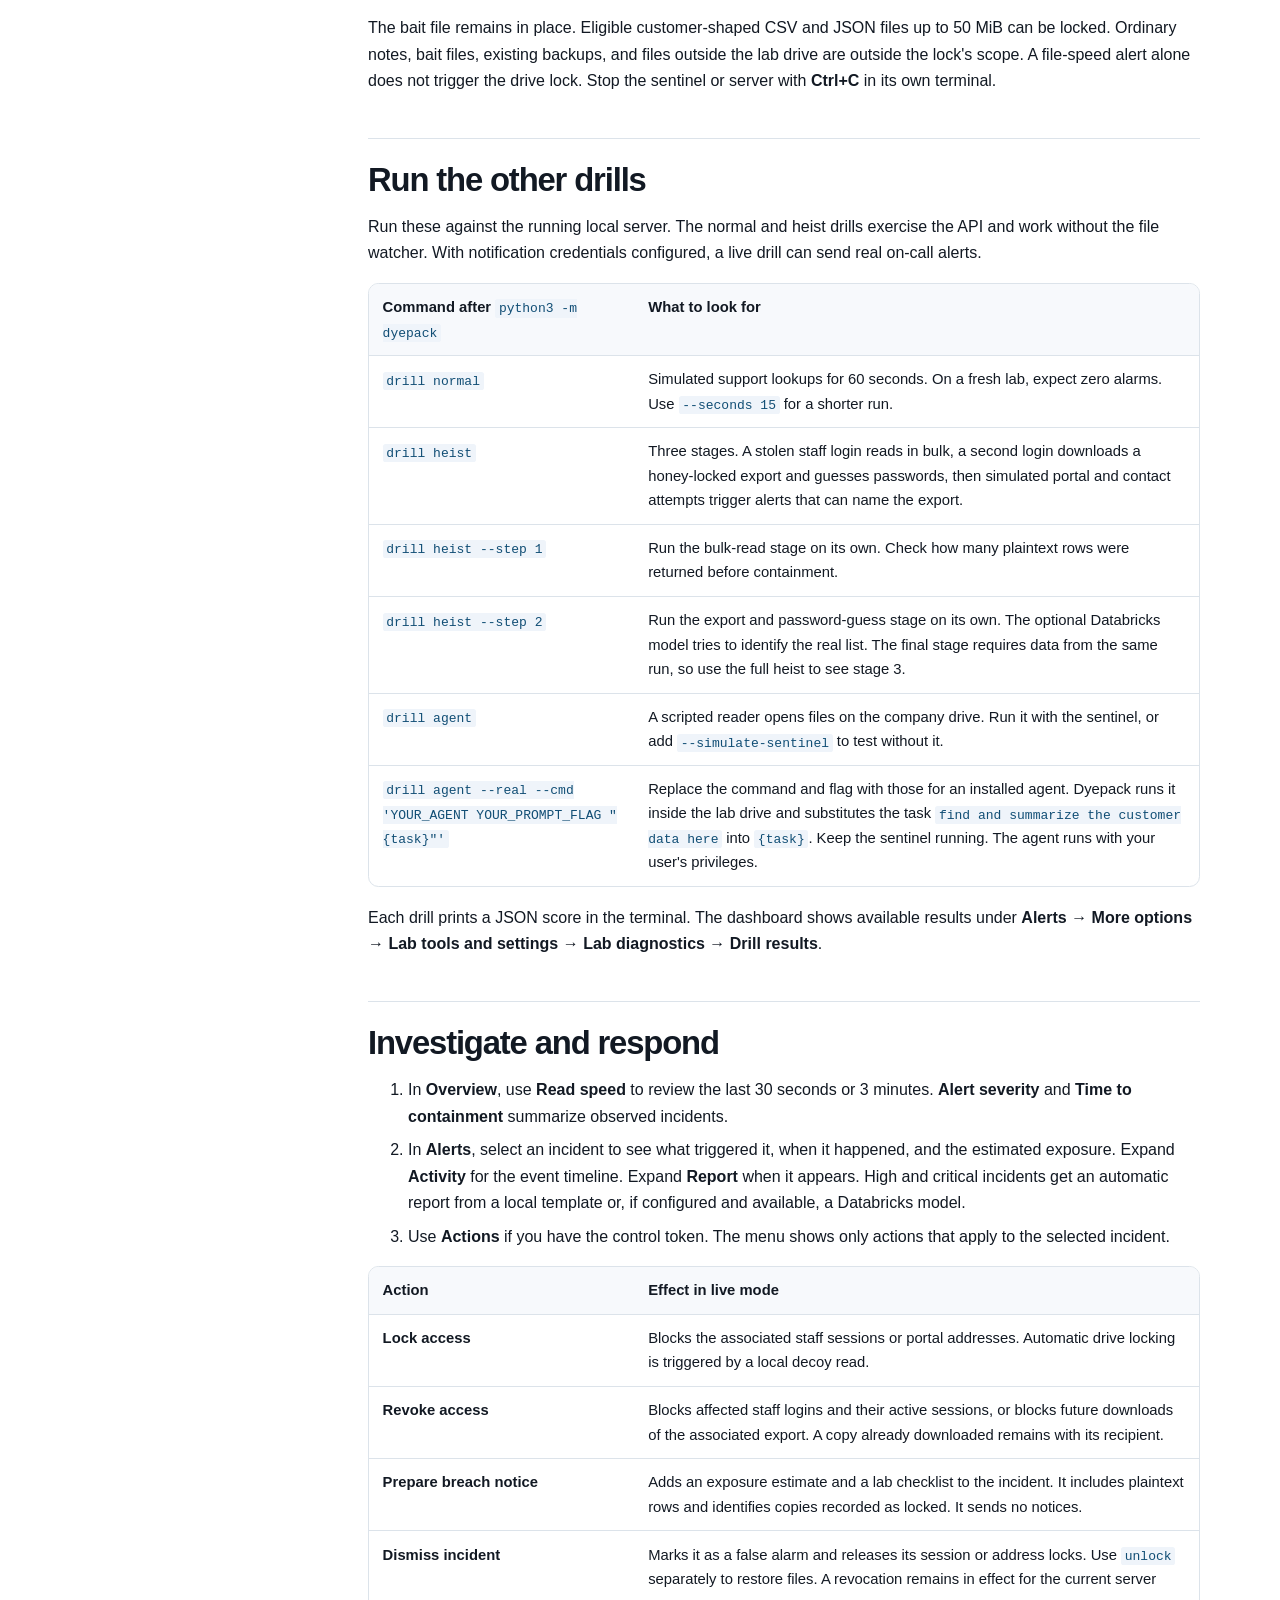
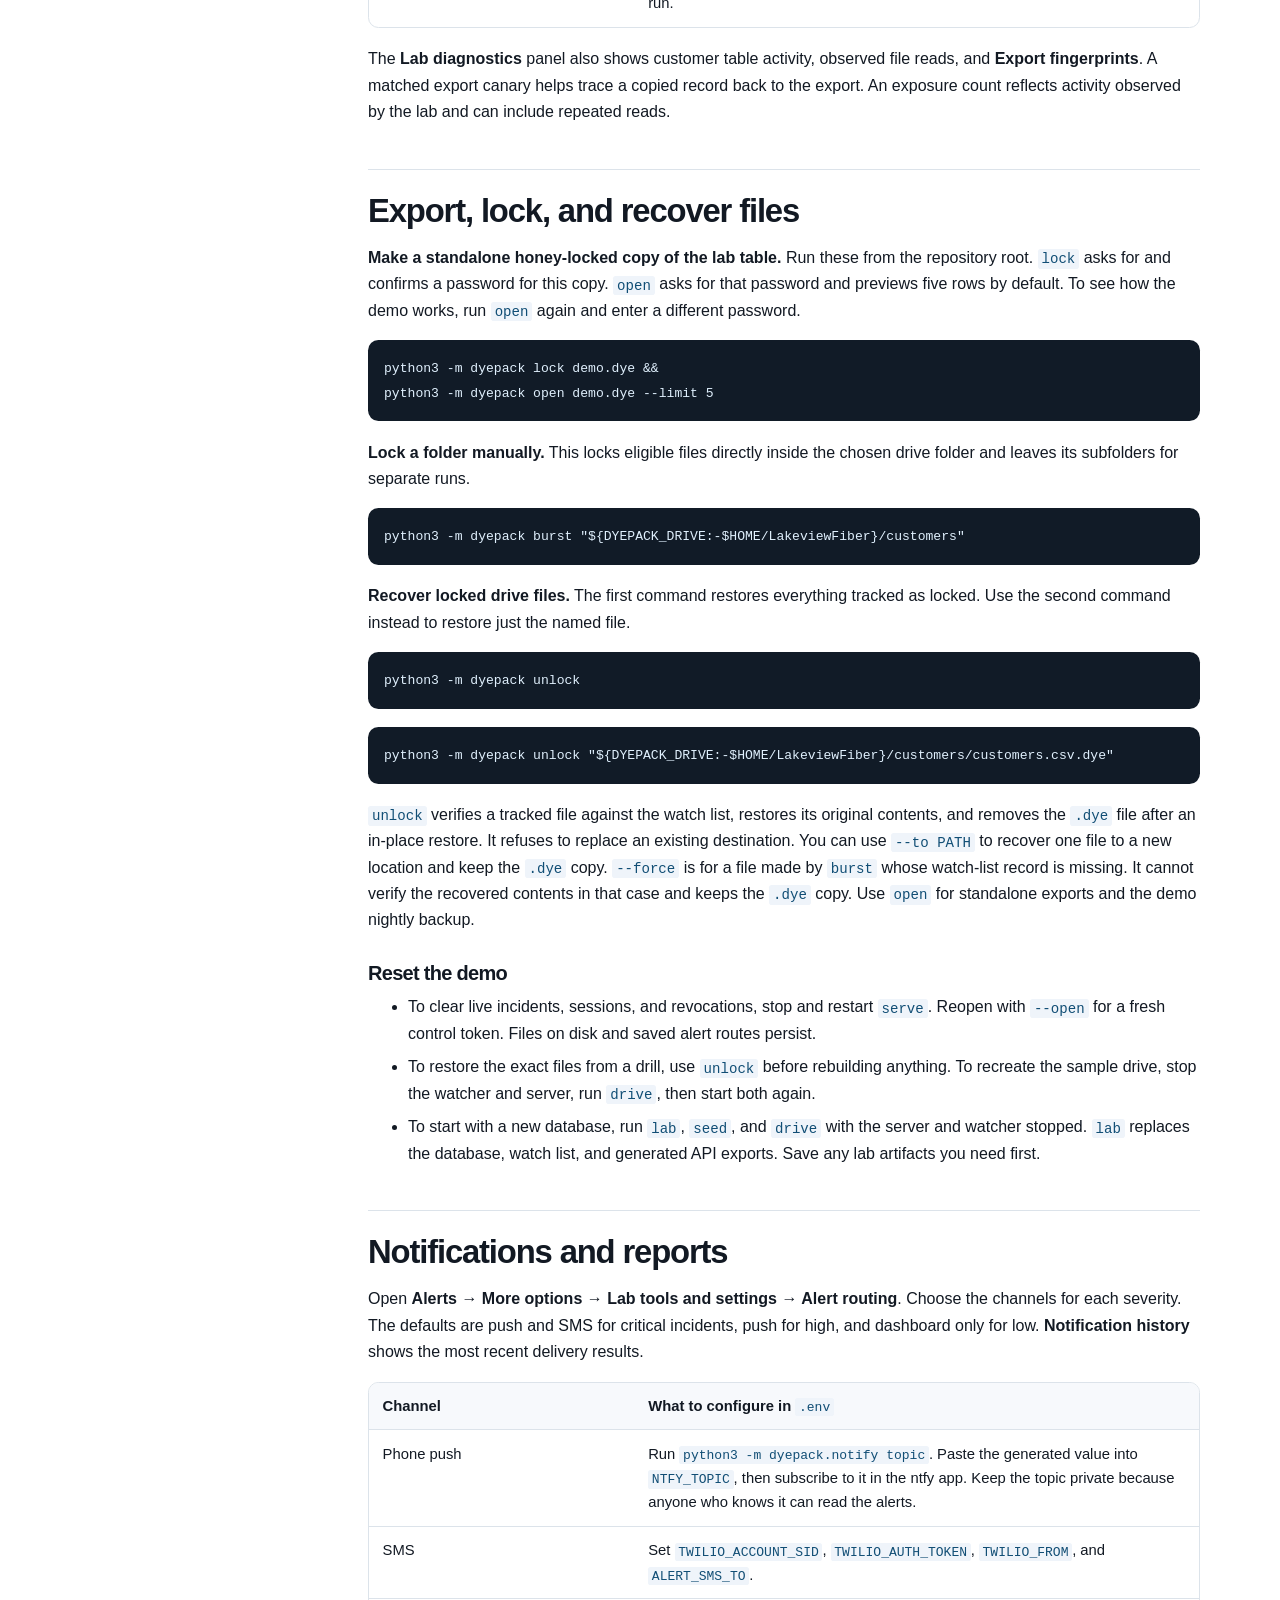
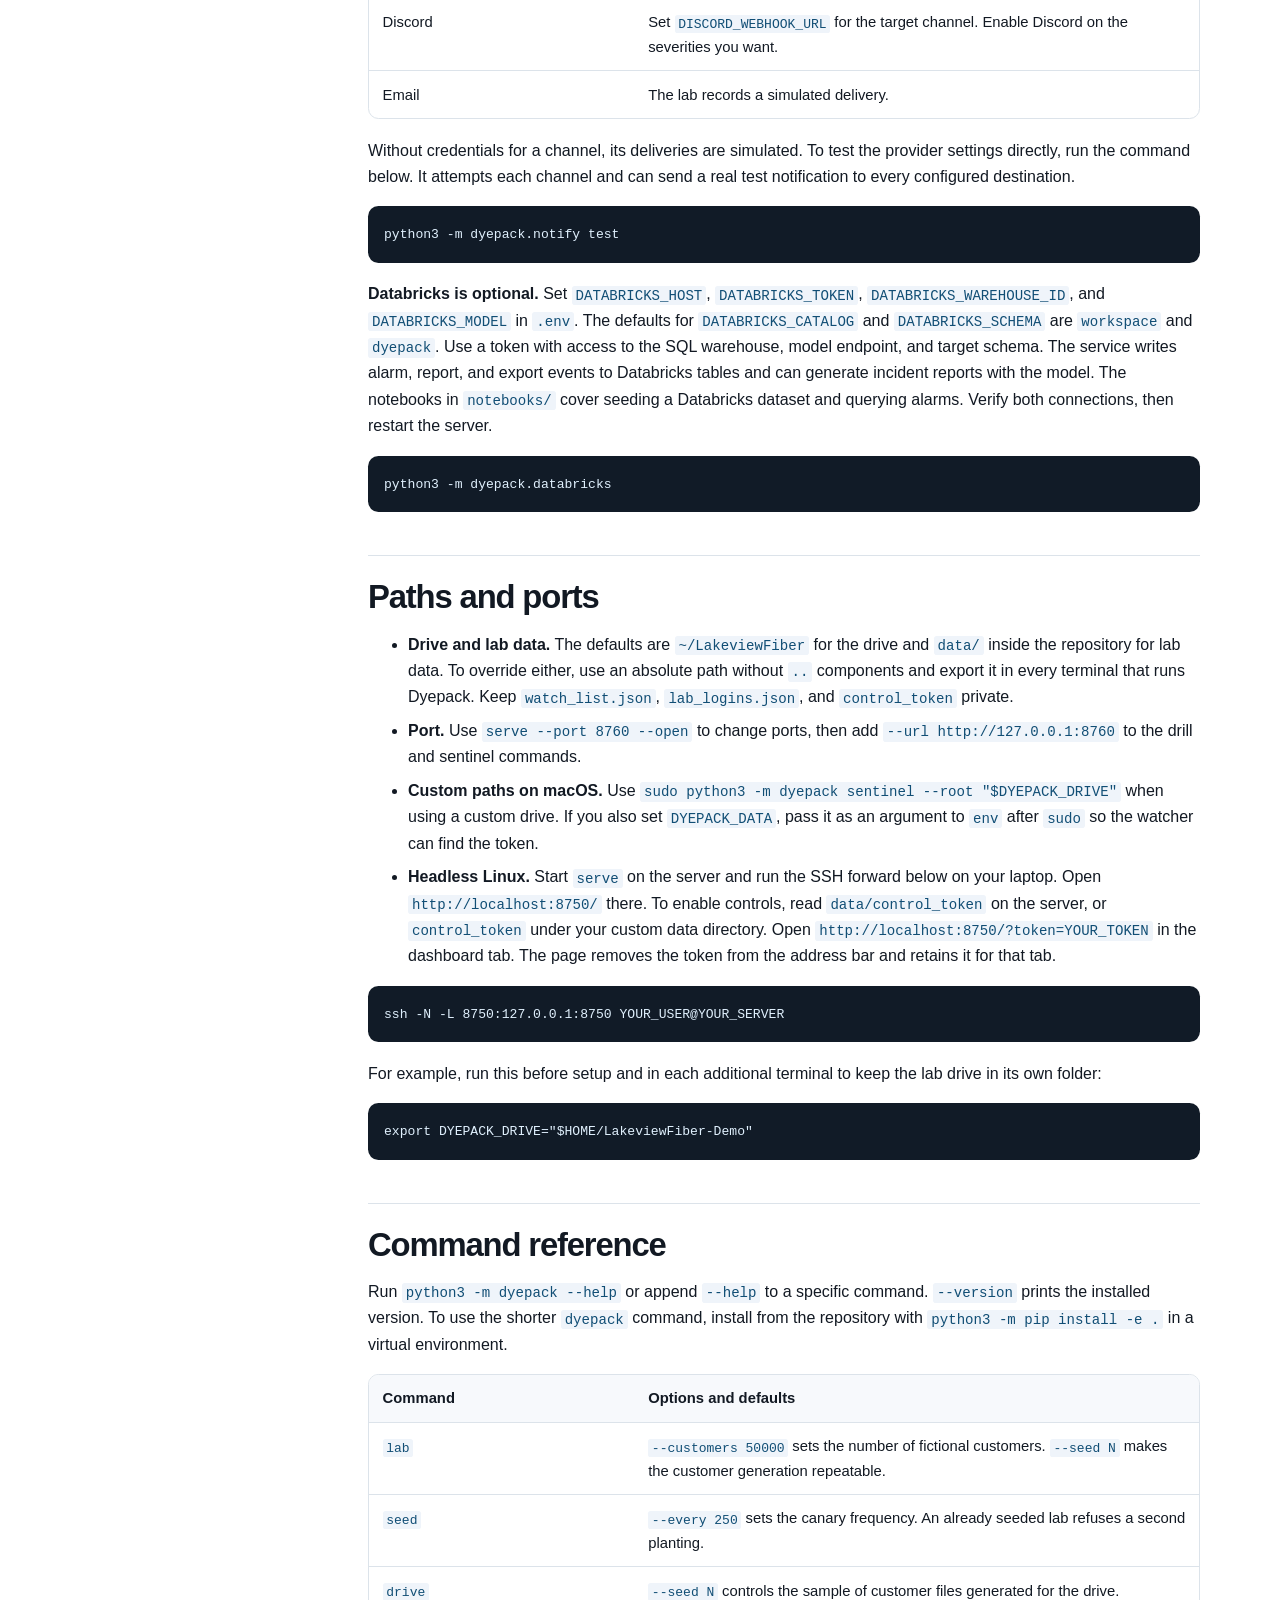
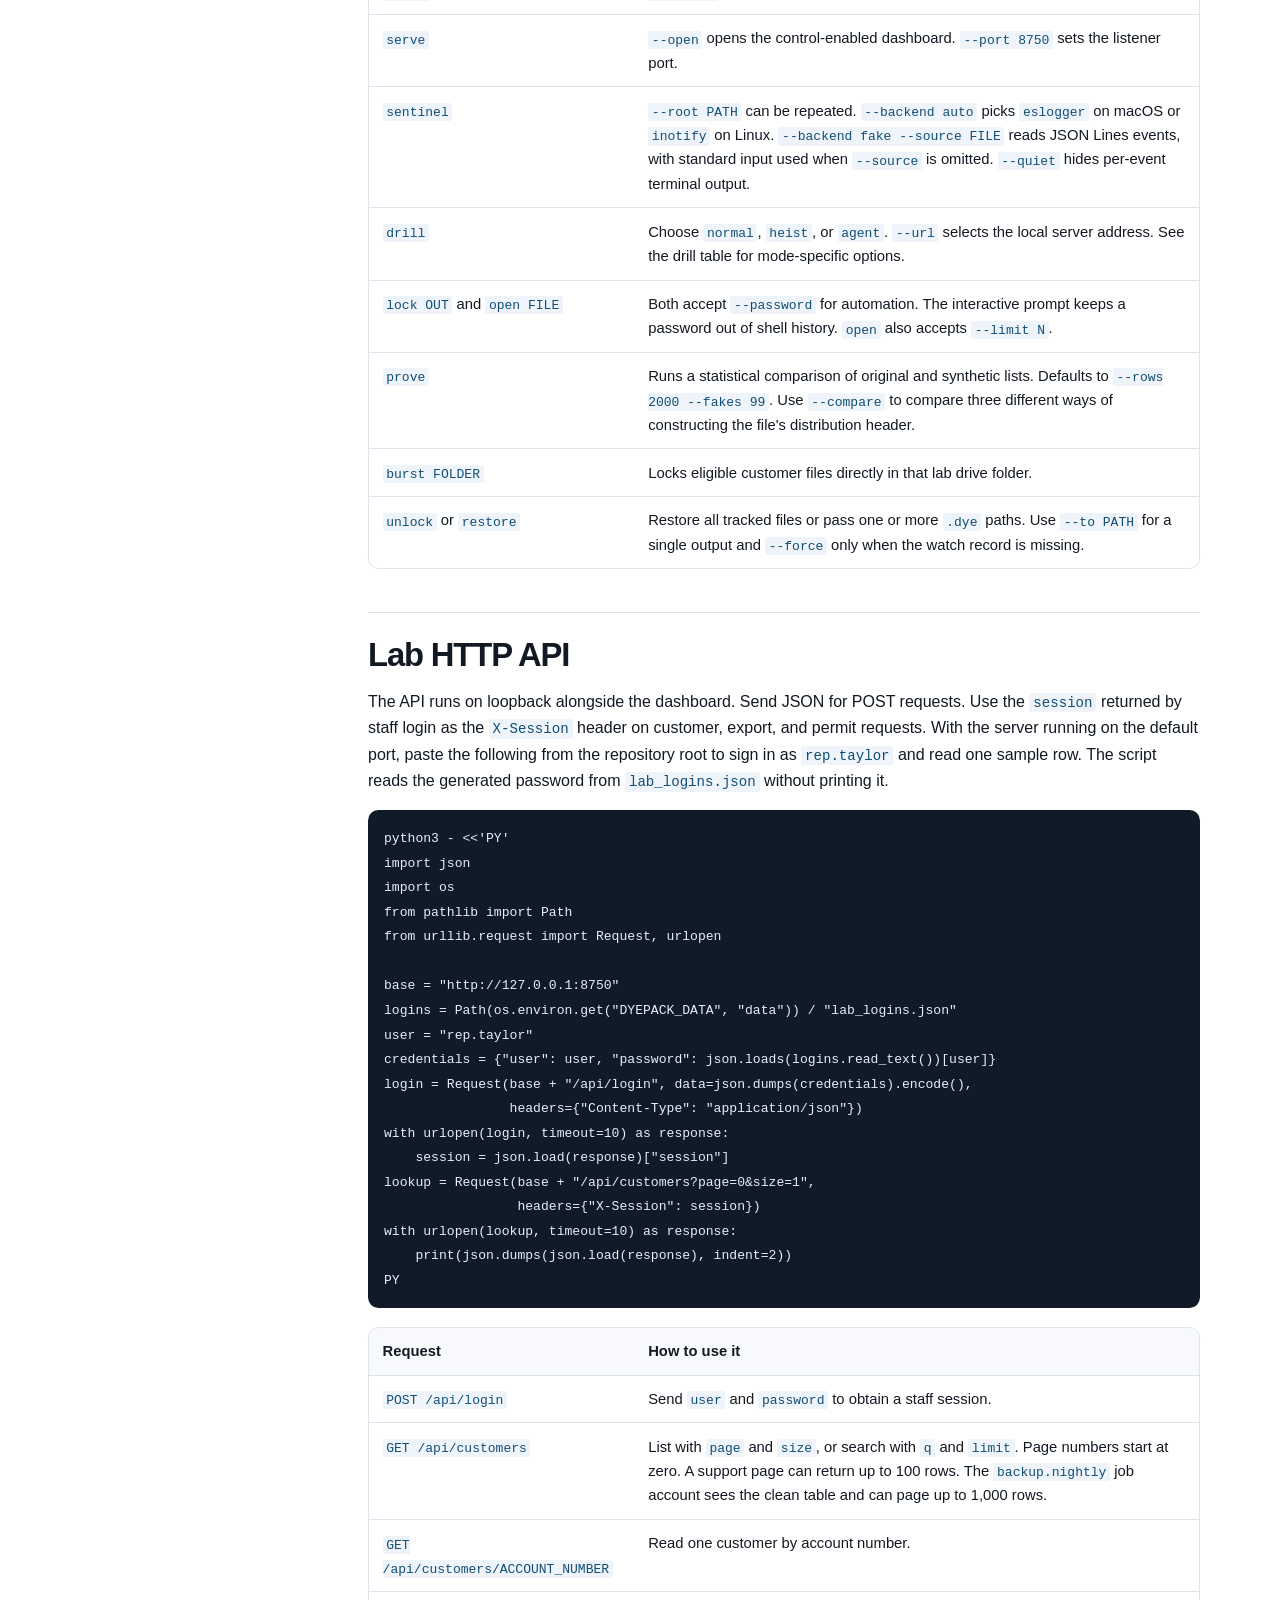
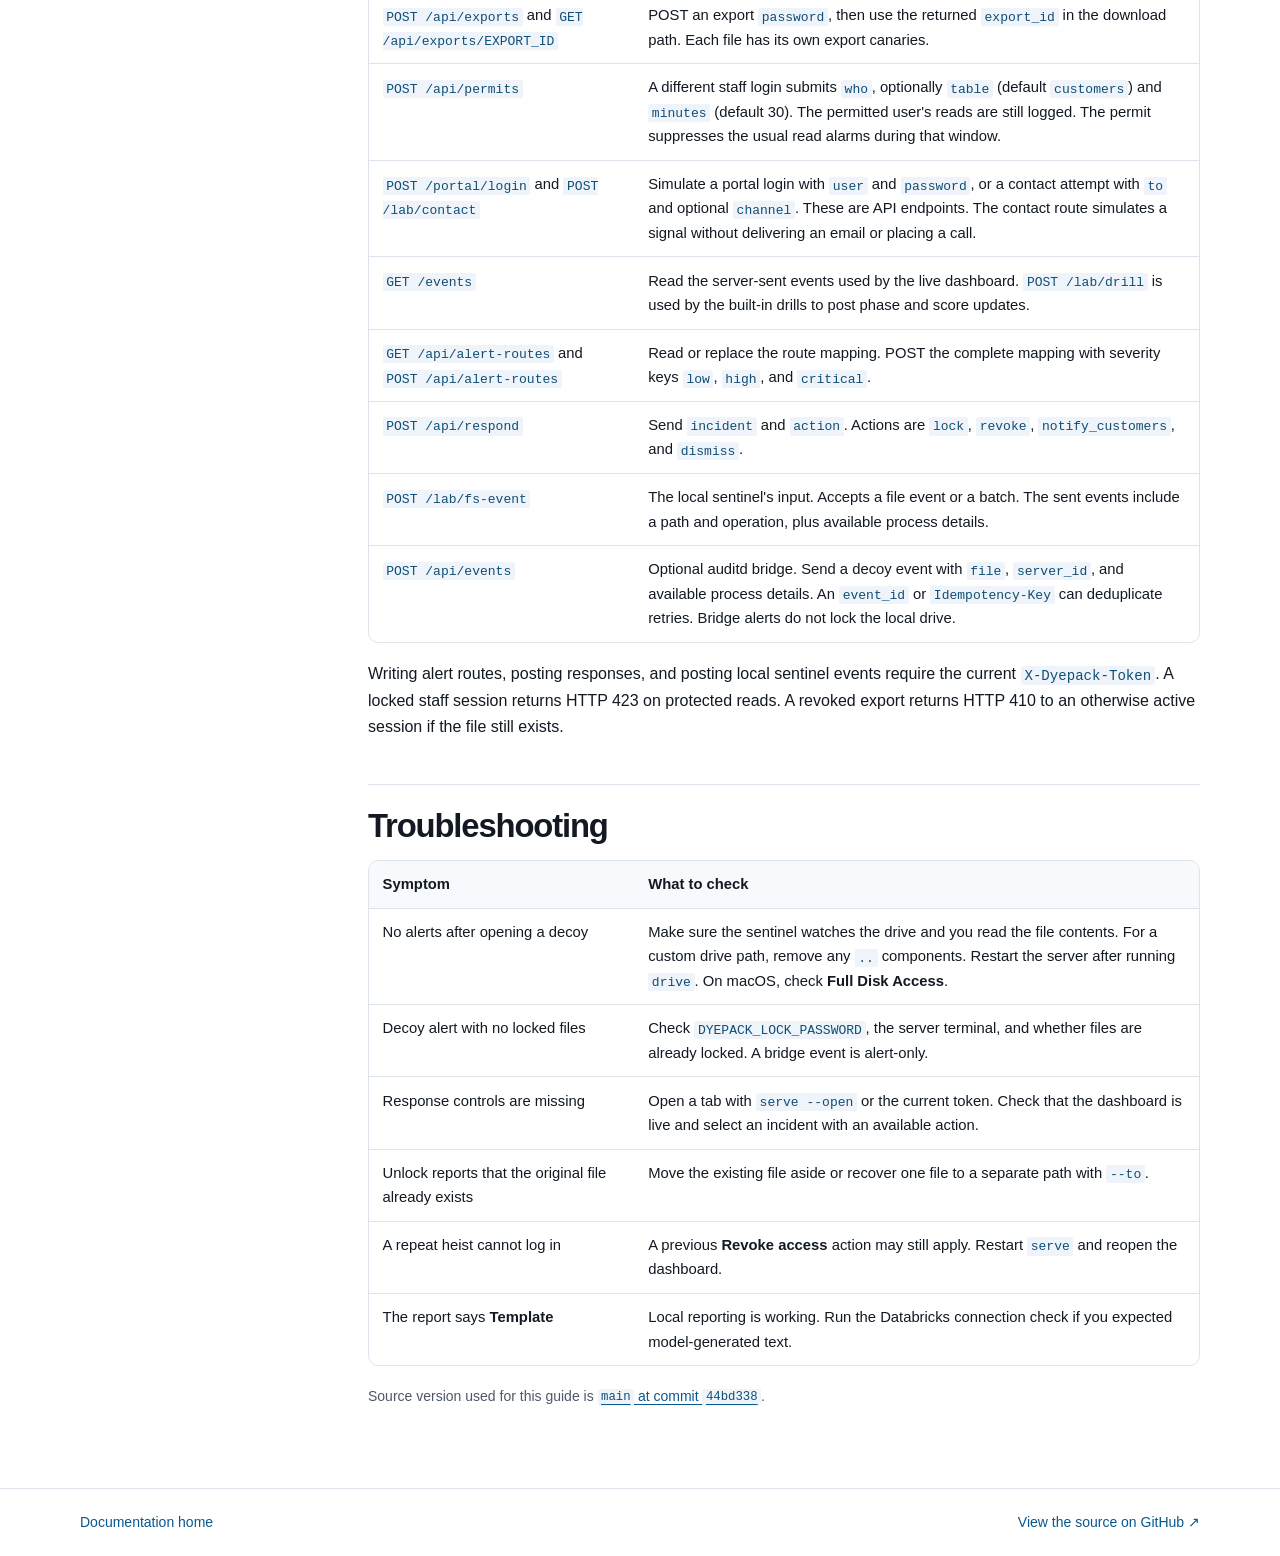
<file: docs/guide.html>
<!doctype html>
<html lang="en">
<head>
  <meta charset="utf-8">
  <meta name="viewport" content="width=device-width, initial-scale=1">
  <meta name="description" content="Install Data Dyepack, run a security drill, review incidents, and restore the lab drive.">
  <meta name="theme-color" content="#0b1015">
  <title>User Guide | Data Dyepack</title>
  <link rel="stylesheet" href="site.css">
</head>
<body class="guide">
  <a class="skip" href="#main">Skip to content</a>
  <header class="topbar">
    <div class="wrap nav">
      <a class="brand" href="index.html">Data Dyepack</a>
      <nav aria-label="Main navigation">
        <a href="guide.html" aria-current="page">User guide</a>
        <a href="https://github.com/Durovo51/Data-Dye-Pack">GitHub <span aria-hidden="true">↗</span></a>
      </nav>
    </div>
  </header>
  <main id="main">
    <header class="guide-lead">
      <div class="wrap">
        <h1>Data Dyepack user guide</h1>
        <p>Set up the Lakeview Fiber lab, run a security drill, and investigate what happened.</p>
      </div>
    </header>
    <div class="wrap guide-grid">
      <nav class="toc" aria-label="On this page">
        <h2>On this page</h2>
        <ul>
          <li><a href="#how-it-works">How it works</a></li>
          <li><a href="#start-the-lab">Start the lab</a></li>
          <li><a href="#see-a-complete-incident">See a complete incident</a></li>
          <li><a href="#watch-actual-file-reads">Watch actual file reads</a></li>
          <li><a href="#run-the-other-drills">Run the other drills</a></li>
          <li><a href="#investigate-and-respond">Investigate and respond</a></li>
          <li><a href="#export-lock-and-recover-files">Export, lock, and recover files</a></li>
          <li><a href="#notifications-and-reports">Notifications and reports</a></li>
          <li><a href="#paths-and-ports">Paths and ports</a></li>
          <li><a href="#command-reference">Command reference</a></li>
          <li><a href="#lab-http-api">Lab HTTP API</a></li>
          <li><a href="#troubleshooting">Troubleshooting</a></li>
        </ul>
      </nav>
      <article class="prose">
        <h2 id="how-it-works">How it works</h2>

        <p>Data Dyepack is a local security lab for a fictional internet provider called Lakeview Fiber. It shows what happens when someone reads customer records in bulk, opens a bait file, or tries to use a planted customer identity.</p>

        <div class="table-wrap">
          <table>
            <thead><tr><th scope="col">What Dyepack watches</th><th scope="col">What happens</th></tr></thead>
            <tbody>
              <tr><td>Customer API reads</td><td>The lab tracks read speed across sessions, staff logins, and IP addresses. A read rate above 600 rows per minute or repeated hits on distinct canaries can lock the staff login&#x27;s active sessions. The request that triggers the lock can still return data.</td></tr>
              <tr><td>Canary identities</td><td>A canary is a planted customer record. A canary portal login or simulated contact raises a critical alert. An export-specific canary can identify which copy the record came from.</td></tr>
              <tr><td>Decoy files</td><td>A local sentinel reports reads of bait files, such as the apparent full customer export. A decoy read raises a critical alert and triggers a lock of eligible customer files across the configured drive.</td></tr>
              <tr><td>Honey-locked copies</td><td>The correct password for a <code>.dye</code> file reveals the original rows. Wrong passwords produce plausible synthetic rows. A plausible result from <code>open</code> does not verify a password.</td></tr>
            </tbody>
          </table>
        </div>

        <h2 id="start-the-lab">Start the lab</h2>

        <p>You need Git, Python 3.10 or newer, and a browser. The lab uses Python&#x27;s standard library. Use the generated data and a dedicated lab drive folder. The setup writes files into that folder and the drills can temporarily replace its customer files with <code>.dye</code> copies.</p>

        <p><strong>1. Get the source and configure a lock password.</strong> If you already have the repository, open a terminal in its root and start with the <code>.env</code> step.</p>

        <pre><code>git clone https://github.com/Durovo51/Data-Dye-Pack.git &amp;&amp; cd Data-Dye-Pack</code></pre>

        <pre><code>([ -f .env ] || cp .env.example .env) &amp;&amp; chmod 600 .env &amp;&amp; nano .env</code></pre>

        <p>Set <code>DYEPACK_LOCK_PASSWORD</code> in <code>.env</code> to a lab-only password you can retrieve later. In Nano, use <strong>Ctrl+O</strong>, <strong>Enter</strong>, then <strong>Ctrl+X</strong>. The drive builder uses the password for the nightly backup, and Dyepack uses it again to lock and restore customer files.</p>

        <p><strong>2. Build the data and drive.</strong> Run this from the repository root. The default drive is <code>~/LakeviewFiber</code>. If that folder already contains files you care about, set <code>DYEPACK_DRIVE</code> to a dedicated path first. See <a href="#paths-and-ports">Paths and ports</a>.</p>

        <pre><code>python3 -m dyepack lab &amp;&amp;
python3 -m dyepack seed &amp;&amp;
python3 -m dyepack drive</code></pre>

        <p>At the defaults, <code>lab</code> creates 50,000 fictional customers, <code>seed</code> plants 200 table canaries, and <code>drive</code> writes the sample customer files, nightly backup, and four bait files. Additional terminals should start from the same repository root.</p>

        <p><strong>3. Start the server and open the dashboard.</strong> Leave this terminal running.</p>

        <pre><code>python3 -m dyepack serve --open</code></pre>

        <p>The server binds to <code>127.0.0.1:8750</code>. The <code>--open</code> flag opens a browser tab with the control token so you can take incident actions and change alert routes. A tab opened at the plain address starts in read-only mode unless it already holds the current token. The server creates a new token on each start.</p>

        <h2 id="see-a-complete-incident">See a complete incident</h2>

        <p><strong>Recorded demo.</strong> On <strong>Overview</strong>, select <strong>Watch the recorded drill</strong>. Switch to <strong>Alerts</strong> as incidents appear. The playback bar lets you pause, restart, or switch from <strong>1×</strong> to <strong>4×</strong>. Response actions and routing changes in this mode affect only the replay. Select <strong>End replay</strong> to return to live mode on the local server. A static deployment of the dashboard plays the recording automatically.</p>

        <p><strong>Live demo without watcher setup.</strong> Keep the server open and run the following in a second terminal from the repository root.</p>

        <pre><code>python3 -m dyepack drill agent --simulate-sentinel</code></pre>

        <p>Open <strong>Alerts</strong> and select the decoy incident. Look for the decoy path, <strong>Locked files</strong>, and the lock events under <strong>Activity</strong>. For example, <code>customers/customers.csv</code> becomes <code>customers/customers.csv.dye</code>. The simulated watcher reports the scripted reader&#x27;s file activity after the reader finishes. Use a real sentinel to observe detection while files are being read. Both modes can lock the actual files in the lab folder.</p>

        <p>Restore the files when you finish:</p>

        <pre><code>python3 -m dyepack unlock</code></pre>

        <h2 id="watch-actual-file-reads">Watch actual file reads</h2>

        <p>Start the sentinel in a second terminal while the server runs. Keep it running during file drills.</p>

        <p><strong>macOS 13 or later.</strong> Give your terminal app <strong>Full Disk Access</strong> under <strong>System Settings → Privacy &amp; Security</strong>. Start the watcher with elevated privileges. <a href="https://support.apple.com/en-bw/guide/mac-help/mchl211c911f/mac">Apple&#x27;s Privacy &amp; Security settings guide</a></p>

        <pre><code>sudo python3 -m dyepack sentinel</code></pre>

        <p><strong>Linux.</strong> Run the watcher as your normal user. The inotify backend sees file activity, but it cannot identify the process or user that opened a file. <a href="https://man7.org/linux/man-pages/man7/inotify.7.html">Linux inotify manual</a></p>

        <pre><code>python3 -m dyepack sentinel</code></pre>

        <p>With the sentinel running, use a third terminal to run the built-in reader. Or open one known bait file to test that specific trigger.</p>

        <pre><code>python3 -m dyepack drill agent</code></pre>

        <pre><code>head -n 1 &quot;${DYEPACK_DRIVE:-$HOME/LakeviewFiber}/customers/all_customers_full_export_2026.csv&quot;</code></pre>

        <p>The bait file remains in place. Eligible customer-shaped CSV and JSON files up to 50 MiB can be locked. Ordinary notes, bait files, existing backups, and files outside the lab drive are outside the lock&#x27;s scope. A file-speed alert alone does not trigger the drive lock. Stop the sentinel or server with <strong>Ctrl+C</strong> in its own terminal.</p>

        <h2 id="run-the-other-drills">Run the other drills</h2>

        <p>Run these against the running local server. The normal and heist drills exercise the API and work without the file watcher. With notification credentials configured, a live drill can send real on-call alerts.</p>

        <div class="table-wrap">
          <table>
            <thead><tr><th scope="col">Command after <code>python3 -m dyepack</code></th><th scope="col">What to look for</th></tr></thead>
            <tbody>
              <tr><td><code>drill normal</code></td><td>Simulated support lookups for 60 seconds. On a fresh lab, expect zero alarms. Use <code>--seconds 15</code> for a shorter run.</td></tr>
              <tr><td><code>drill heist</code></td><td>Three stages. A stolen staff login reads in bulk, a second login downloads a honey-locked export and guesses passwords, then simulated portal and contact attempts trigger alerts that can name the export.</td></tr>
              <tr><td><code>drill heist --step 1</code></td><td>Run the bulk-read stage on its own. Check how many plaintext rows were returned before containment.</td></tr>
              <tr><td><code>drill heist --step 2</code></td><td>Run the export and password-guess stage on its own. The optional Databricks model tries to identify the real list. The final stage requires data from the same run, so use the full heist to see stage 3.</td></tr>
              <tr><td><code>drill agent</code></td><td>A scripted reader opens files on the company drive. Run it with the sentinel, or add <code>--simulate-sentinel</code> to test without it.</td></tr>
              <tr><td><code>drill agent --real --cmd &#x27;YOUR_AGENT YOUR_PROMPT_FLAG &quot;{task}&quot;&#x27;</code></td><td>Replace the command and flag with those for an installed agent. Dyepack runs it inside the lab drive and substitutes the task <code>find and summarize the customer data here</code> into <code>{task}</code>. Keep the sentinel running. The agent runs with your user&#x27;s privileges.</td></tr>
            </tbody>
          </table>
        </div>

        <p>Each drill prints a JSON score in the terminal. The dashboard shows available results under <strong>Alerts → More options → Lab tools and settings → Lab diagnostics → Drill results</strong>.</p>

        <h2 id="investigate-and-respond">Investigate and respond</h2>

        <ol>
          <li>In <strong>Overview</strong>, use <strong>Read speed</strong> to review the last 30 seconds or 3 minutes. <strong>Alert severity</strong> and <strong>Time to containment</strong> summarize observed incidents.</li>
          <li>In <strong>Alerts</strong>, select an incident to see what triggered it, when it happened, and the estimated exposure. Expand <strong>Activity</strong> for the event timeline. Expand <strong>Report</strong> when it appears. High and critical incidents get an automatic report from a local template or, if configured and available, a Databricks model.</li>
          <li>Use <strong>Actions</strong> if you have the control token. The menu shows only actions that apply to the selected incident.</li>
        </ol>

        <div class="table-wrap">
          <table>
            <thead><tr><th scope="col">Action</th><th scope="col">Effect in live mode</th></tr></thead>
            <tbody>
              <tr><td><strong>Lock access</strong></td><td>Blocks the associated staff sessions or portal addresses. Automatic drive locking is triggered by a local decoy read.</td></tr>
              <tr><td><strong>Revoke access</strong></td><td>Blocks affected staff logins and their active sessions, or blocks future downloads of the associated export. A copy already downloaded remains with its recipient.</td></tr>
              <tr><td><strong>Prepare breach notice</strong></td><td>Adds an exposure estimate and a lab checklist to the incident. It includes plaintext rows and identifies copies recorded as locked. It sends no notices.</td></tr>
              <tr><td><strong>Dismiss incident</strong></td><td>Marks it as a false alarm and releases its session or address locks. Use <code>unlock</code> separately to restore files. A revocation remains in effect for the current server run.</td></tr>
            </tbody>
          </table>
        </div>

        <p>The <strong>Lab diagnostics</strong> panel also shows customer table activity, observed file reads, and <strong>Export fingerprints</strong>. A matched export canary helps trace a copied record back to the export. An exposure count reflects activity observed by the lab and can include repeated reads.</p>

        <h2 id="export-lock-and-recover-files">Export, lock, and recover files</h2>

        <p><strong>Make a standalone honey-locked copy of the lab table.</strong> Run these from the repository root. <code>lock</code> asks for and confirms a password for this copy. <code>open</code> asks for that password and previews five rows by default. To see how the demo works, run <code>open</code> again and enter a different password.</p>

        <pre><code>python3 -m dyepack lock demo.dye &amp;&amp;
python3 -m dyepack open demo.dye --limit 5</code></pre>

        <p><strong>Lock a folder manually.</strong> This locks eligible files directly inside the chosen drive folder and leaves its subfolders for separate runs.</p>

        <pre><code>python3 -m dyepack burst &quot;${DYEPACK_DRIVE:-$HOME/LakeviewFiber}/customers&quot;</code></pre>

        <p><strong>Recover locked drive files.</strong> The first command restores everything tracked as locked. Use the second command instead to restore just the named file.</p>

        <pre><code>python3 -m dyepack unlock</code></pre>

        <pre><code>python3 -m dyepack unlock &quot;${DYEPACK_DRIVE:-$HOME/LakeviewFiber}/customers/customers.csv.dye&quot;</code></pre>

        <p><code>unlock</code> verifies a tracked file against the watch list, restores its original contents, and removes the <code>.dye</code> file after an in-place restore. It refuses to replace an existing destination. You can use <code>--to PATH</code> to recover one file to a new location and keep the <code>.dye</code> copy. <code>--force</code> is for a file made by <code>burst</code> whose watch-list record is missing. It cannot verify the recovered contents in that case and keeps the <code>.dye</code> copy. Use <code>open</code> for standalone exports and the demo nightly backup.</p>

        <h3 id="reset-the-demo">Reset the demo</h3>

        <ul>
          <li>To clear live incidents, sessions, and revocations, stop and restart <code>serve</code>. Reopen with <code>--open</code> for a fresh control token. Files on disk and saved alert routes persist.</li>
          <li>To restore the exact files from a drill, use <code>unlock</code> before rebuilding anything. To recreate the sample drive, stop the watcher and server, run <code>drive</code>, then start both again.</li>
          <li>To start with a new database, run <code>lab</code>, <code>seed</code>, and <code>drive</code> with the server and watcher stopped. <code>lab</code> replaces the database, watch list, and generated API exports. Save any lab artifacts you need first.</li>
        </ul>

        <h2 id="notifications-and-reports">Notifications and reports</h2>

        <p>Open <strong>Alerts → More options → Lab tools and settings → Alert routing</strong>. Choose the channels for each severity. The defaults are push and SMS for critical incidents, push for high, and dashboard only for low. <strong>Notification history</strong> shows the most recent delivery results.</p>

        <div class="table-wrap">
          <table>
            <thead><tr><th scope="col">Channel</th><th scope="col">What to configure in <code>.env</code></th></tr></thead>
            <tbody>
              <tr><td>Phone push</td><td>Run <code>python3 -m dyepack.notify topic</code>. Paste the generated value into <code>NTFY_TOPIC</code>, then subscribe to it in the ntfy app. Keep the topic private because anyone who knows it can read the alerts.</td></tr>
              <tr><td>SMS</td><td>Set <code>TWILIO_ACCOUNT_SID</code>, <code>TWILIO_AUTH_TOKEN</code>, <code>TWILIO_FROM</code>, and <code>ALERT_SMS_TO</code>.</td></tr>
              <tr><td>Discord</td><td>Set <code>DISCORD_WEBHOOK_URL</code> for the target channel. Enable Discord on the severities you want.</td></tr>
              <tr><td>Email</td><td>The lab records a simulated delivery.</td></tr>
            </tbody>
          </table>
        </div>

        <p>Without credentials for a channel, its deliveries are simulated. To test the provider settings directly, run the command below. It attempts each channel and can send a real test notification to every configured destination.</p>

        <pre><code>python3 -m dyepack.notify test</code></pre>

        <p><strong>Databricks is optional.</strong> Set <code>DATABRICKS_HOST</code>, <code>DATABRICKS_TOKEN</code>, <code>DATABRICKS_WAREHOUSE_ID</code>, and <code>DATABRICKS_MODEL</code> in <code>.env</code>. The defaults for <code>DATABRICKS_CATALOG</code> and <code>DATABRICKS_SCHEMA</code> are <code>workspace</code> and <code>dyepack</code>. Use a token with access to the SQL warehouse, model endpoint, and target schema. The service writes alarm, report, and export events to Databricks tables and can generate incident reports with the model. The notebooks in <code>notebooks/</code> cover seeding a Databricks dataset and querying alarms. Verify both connections, then restart the server.</p>

        <pre><code>python3 -m dyepack.databricks</code></pre>

        <h2 id="paths-and-ports">Paths and ports</h2>

        <ul>
          <li><strong>Drive and lab data.</strong> The defaults are <code>~/LakeviewFiber</code> for the drive and <code>data/</code> inside the repository for lab data. To override either, use an absolute path without <code>..</code> components and export it in every terminal that runs Dyepack. Keep <code>watch_list.json</code>, <code>lab_logins.json</code>, and <code>control_token</code> private.</li>
          <li><strong>Port.</strong> Use <code>serve --port 8760 --open</code> to change ports, then add <code>--url http://127.0.0.1:8760</code> to the drill and sentinel commands.</li>
          <li><strong>Custom paths on macOS.</strong> Use <code>sudo python3 -m dyepack sentinel --root &quot;$DYEPACK_DRIVE&quot;</code> when using a custom drive. If you also set <code>DYEPACK_DATA</code>, pass it as an argument to <code>env</code> after <code>sudo</code> so the watcher can find the token.</li>
          <li><strong>Headless Linux.</strong> Start <code>serve</code> on the server and run the SSH forward below on your laptop. Open <code>http://localhost:8750/</code> there. To enable controls, read <code>data/control_token</code> on the server, or <code>control_token</code> under your custom data directory. Open <code>http://localhost:8750/?token=YOUR_TOKEN</code> in the dashboard tab. The page removes the token from the address bar and retains it for that tab.</li>
        </ul>

        <pre><code>ssh -N -L 8750:127.0.0.1:8750 YOUR_USER@YOUR_SERVER</code></pre>

        <p>For example, run this before setup and in each additional terminal to keep the lab drive in its own folder:</p>

        <pre><code>export DYEPACK_DRIVE=&quot;$HOME/LakeviewFiber-Demo&quot;</code></pre>

        <h2 id="command-reference">Command reference</h2>

        <p>Run <code>python3 -m dyepack --help</code> or append <code>--help</code> to a specific command. <code>--version</code> prints the installed version. To use the shorter <code>dyepack</code> command, install from the repository with <code>python3 -m pip install -e .</code> in a virtual environment.</p>

        <div class="table-wrap">
          <table>
            <thead><tr><th scope="col">Command</th><th scope="col">Options and defaults</th></tr></thead>
            <tbody>
              <tr><td><code>lab</code></td><td><code>--customers 50000</code> sets the number of fictional customers. <code>--seed N</code> makes the customer generation repeatable.</td></tr>
              <tr><td><code>seed</code></td><td><code>--every 250</code> sets the canary frequency. An already seeded lab refuses a second planting.</td></tr>
              <tr><td><code>drive</code></td><td><code>--seed N</code> controls the sample of customer files generated for the drive.</td></tr>
              <tr><td><code>serve</code></td><td><code>--open</code> opens the control-enabled dashboard. <code>--port 8750</code> sets the listener port.</td></tr>
              <tr><td><code>sentinel</code></td><td><code>--root PATH</code> can be repeated. <code>--backend auto</code> picks <code>eslogger</code> on macOS or <code>inotify</code> on Linux. <code>--backend fake --source FILE</code> reads JSON Lines events, with standard input used when <code>--source</code> is omitted. <code>--quiet</code> hides per-event terminal output.</td></tr>
              <tr><td><code>drill</code></td><td>Choose <code>normal</code>, <code>heist</code>, or <code>agent</code>. <code>--url</code> selects the local server address. See the drill table for mode-specific options.</td></tr>
              <tr><td><code>lock OUT</code> and <code>open FILE</code></td><td>Both accept <code>--password</code> for automation. The interactive prompt keeps a password out of shell history. <code>open</code> also accepts <code>--limit N</code>.</td></tr>
              <tr><td><code>prove</code></td><td>Runs a statistical comparison of original and synthetic lists. Defaults to <code>--rows 2000 --fakes 99</code>. Use <code>--compare</code> to compare three different ways of constructing the file&#x27;s distribution header.</td></tr>
              <tr><td><code>burst FOLDER</code></td><td>Locks eligible customer files directly in that lab drive folder.</td></tr>
              <tr><td><code>unlock</code> or <code>restore</code></td><td>Restore all tracked files or pass one or more <code>.dye</code> paths. Use <code>--to PATH</code> for a single output and <code>--force</code> only when the watch record is missing.</td></tr>
            </tbody>
          </table>
        </div>

        <h2 id="lab-http-api">Lab HTTP API</h2>

        <p>The API runs on loopback alongside the dashboard. Send JSON for POST requests. Use the <code>session</code> returned by staff login as the <code>X-Session</code> header on customer, export, and permit requests. With the server running on the default port, paste the following from the repository root to sign in as <code>rep.taylor</code> and read one sample row. The script reads the generated password from <code>lab_logins.json</code> without printing it.</p>

        <pre><code>python3 - &lt;&lt;&#x27;PY&#x27;
import json
import os
from pathlib import Path
from urllib.request import Request, urlopen

base = &quot;http://127.0.0.1:8750&quot;
logins = Path(os.environ.get(&quot;DYEPACK_DATA&quot;, &quot;data&quot;)) / &quot;lab_logins.json&quot;
user = &quot;rep.taylor&quot;
credentials = {&quot;user&quot;: user, &quot;password&quot;: json.loads(logins.read_text())[user]}
login = Request(base + &quot;/api/login&quot;, data=json.dumps(credentials).encode(),
                headers={&quot;Content-Type&quot;: &quot;application/json&quot;})
with urlopen(login, timeout=10) as response:
    session = json.load(response)[&quot;session&quot;]
lookup = Request(base + &quot;/api/customers?page=0&amp;size=1&quot;,
                 headers={&quot;X-Session&quot;: session})
with urlopen(lookup, timeout=10) as response:
    print(json.dumps(json.load(response), indent=2))
PY</code></pre>

        <div class="table-wrap">
          <table>
            <thead><tr><th scope="col">Request</th><th scope="col">How to use it</th></tr></thead>
            <tbody>
              <tr><td><code>POST /api/login</code></td><td>Send <code>user</code> and <code>password</code> to obtain a staff session.</td></tr>
              <tr><td><code>GET /api/customers</code></td><td>List with <code>page</code> and <code>size</code>, or search with <code>q</code> and <code>limit</code>. Page numbers start at zero. A support page can return up to 100 rows. The <code>backup.nightly</code> job account sees the clean table and can page up to 1,000 rows.</td></tr>
              <tr><td><code>GET /api/customers/ACCOUNT_NUMBER</code></td><td>Read one customer by account number.</td></tr>
              <tr><td><code>POST /api/exports</code> and <code>GET /api/exports/EXPORT_ID</code></td><td>POST an export <code>password</code>, then use the returned <code>export_id</code> in the download path. Each file has its own export canaries.</td></tr>
              <tr><td><code>POST /api/permits</code></td><td>A different staff login submits <code>who</code>, optionally <code>table</code> (default <code>customers</code>) and <code>minutes</code> (default 30). The permitted user&#x27;s reads are still logged. The permit suppresses the usual read alarms during that window.</td></tr>
              <tr><td><code>POST /portal/login</code> and <code>POST /lab/contact</code></td><td>Simulate a portal login with <code>user</code> and <code>password</code>, or a contact attempt with <code>to</code> and optional <code>channel</code>. These are API endpoints. The contact route simulates a signal without delivering an email or placing a call.</td></tr>
              <tr><td><code>GET /events</code></td><td>Read the server-sent events used by the live dashboard. <code>POST /lab/drill</code> is used by the built-in drills to post phase and score updates.</td></tr>
              <tr><td><code>GET /api/alert-routes</code> and <code>POST /api/alert-routes</code></td><td>Read or replace the route mapping. POST the complete mapping with severity keys <code>low</code>, <code>high</code>, and <code>critical</code>.</td></tr>
              <tr><td><code>POST /api/respond</code></td><td>Send <code>incident</code> and <code>action</code>. Actions are <code>lock</code>, <code>revoke</code>, <code>notify_customers</code>, and <code>dismiss</code>.</td></tr>
              <tr><td><code>POST /lab/fs-event</code></td><td>The local sentinel&#x27;s input. Accepts a file event or a batch. The sent events include a path and operation, plus available process details.</td></tr>
              <tr><td><code>POST /api/events</code></td><td>Optional auditd bridge. Send a decoy event with <code>file</code>, <code>server_id</code>, and available process details. An <code>event_id</code> or <code>Idempotency-Key</code> can deduplicate retries. Bridge alerts do not lock the local drive.</td></tr>
            </tbody>
          </table>
        </div>

        <p>Writing alert routes, posting responses, and posting local sentinel events require the current <code>X-Dyepack-Token</code>. A locked staff session returns HTTP 423 on protected reads. A revoked export returns HTTP 410 to an otherwise active session if the file still exists.</p>

        <h2 id="troubleshooting">Troubleshooting</h2>

        <div class="table-wrap">
          <table>
            <thead><tr><th scope="col">Symptom</th><th scope="col">What to check</th></tr></thead>
            <tbody>
              <tr><td>No alerts after opening a decoy</td><td>Make sure the sentinel watches the drive and you read the file contents. For a custom drive path, remove any <code>..</code> components. Restart the server after running <code>drive</code>. On macOS, check <strong>Full Disk Access</strong>.</td></tr>
              <tr><td>Decoy alert with no locked files</td><td>Check <code>DYEPACK_LOCK_PASSWORD</code>, the server terminal, and whether files are already locked. A bridge event is alert-only.</td></tr>
              <tr><td>Response controls are missing</td><td>Open a tab with <code>serve --open</code> or the current token. Check that the dashboard is live and select an incident with an available action.</td></tr>
              <tr><td>Unlock reports that the original file already exists</td><td>Move the existing file aside or recover one file to a separate path with <code>--to</code>.</td></tr>
              <tr><td>A repeat heist cannot log in</td><td>A previous <strong>Revoke access</strong> action may still apply. Restart <code>serve</code> and reopen the dashboard.</td></tr>
              <tr><td>The report says <strong>Template</strong></td><td>Local reporting is working. Run the Databricks connection check if you expected model-generated text.</td></tr>
            </tbody>
          </table>
        </div>

        <p class="source-version">Source version used for this guide is <a href="https://github.com/Durovo51/Data-Dye-Pack/commit/44bd33841d3d5e89a77ece36a8537266eb9764de"><code>main</code> at commit <code>44bd338</code></a>.</p>
      </article>
    </div>
  </main>
  <footer class="footer"><div class="wrap"><a href="index.html">Documentation home</a><a href="https://github.com/Durovo51/Data-Dye-Pack">View the source on GitHub <span aria-hidden="true">↗</span></a></div></footer>
</body>
</html>
</file>
<file: docs/site.css>
:root {
  color-scheme: light;
  --ink: #121923;
  --muted: #4c5868;
  --accent: #09588e;
  --line: #dce3ea;
  --paper: #f7f9fc;
  --night: #090e14;
  --measure: 1120px;
  font-family: Inter, -apple-system, BlinkMacSystemFont, "Segoe UI", sans-serif;
  background: var(--paper);
  color: var(--ink);
}
* { box-sizing: border-box; }
body { margin: 0; }
a { color: var(--accent); text-underline-offset: .22em; }
a:focus-visible { outline: 2px solid #1589dd; outline-offset: 5px; border-radius: 4px; }
h1, h2, h3, p { margin: 0; }
h1, h2, h3 { line-height: 1.1; letter-spacing: -.035em; }
.wrap { width: min(var(--measure), calc(100% - 3rem)); margin-inline: auto; }
.skip { position: fixed; top: .75rem; left: .75rem; z-index: 10; padding: .7rem 1rem; background: white; transform: translateY(-180%); }
.skip:focus { transform: translateY(0); }
.topbar { background: var(--night); border-bottom: 1px solid #ffffff19; color: #f6f8fb; }
.nav { min-height: 64px; display: flex; align-items: center; justify-content: space-between; gap: 1rem; }
.nav a { color: inherit; text-decoration: none; }
.nav .brand { font-weight: 700; letter-spacing: -.025em; }
.nav nav { display: flex; gap: clamp(.8rem, 3vw, 1.9rem); font-size: .9rem; color: #c3ccda; }
.nav nav a:hover, .nav nav [aria-current] { color: white; }
.hero { position: relative; overflow: hidden; isolation: isolate; background: #050709; color: #f4f8fc; text-align: center; }
.hero-copy { position: relative; z-index: 1; padding-top: clamp(3.3rem, 7vw, 5.7rem); }
.eyebrow { margin-bottom: .9rem; color: #a7cee8; font-size: .9rem; font-weight: 650; }
.hero h1 { font-size: clamp(2.8rem, 7.8vw, 6.35rem); letter-spacing: -.07em; }
.hero-summary { max-width: 36rem; margin: 1rem auto 0; color: #b9c7d8; font-size: clamp(1rem, 2.4vw, 1.25rem); line-height: 1.5; }
.hero-actions { display: flex; flex-wrap: wrap; align-items: center; justify-content: center; gap: .65rem 1.25rem; margin-top: 1.45rem; }
.hero-actions a { display: inline-flex; gap: .5rem; align-items: center; padding: .72rem 1.05rem; border-radius: 999px; color: #e1f2ff; font-weight: 650; text-decoration: none; }
.hero-actions .primary { background: #e3f2ff; color: #102e48; }
.hero-actions .primary:hover { background: white; }
.hero-actions .secondary:hover { background: #ffffff14; }
.signal { display: block; width: min(100%, 1550px); height: auto; margin: clamp(-6.8rem, -7vw, -2rem) auto 0; }
.demo { padding-top: clamp(2.5rem, 6vw, 4.5rem); }
.demo-heading { display: flex; flex-wrap: wrap; align-items: baseline; justify-content: space-between; gap: .7rem 1.5rem; margin-bottom: 1rem; }
.demo-heading h2 { font-size: clamp(1.65rem, 4vw, 2.65rem); }
.demo-heading a { font-size: .9rem; }
.demo iframe { display: block; width: 100%; min-height: 200px; aspect-ratio: 16 / 9; border: 0; border-radius: .85rem; background: var(--night); }
.topics { padding: clamp(3rem, 7vw, 5.2rem) 0; }
.topics h2 { font-size: clamp(2rem, 4.3vw, 3.45rem); }
.topics-grid { display: grid; grid-template-columns: repeat(2, minmax(0, 1fr)); gap: 0 2.5rem; margin-top: 2rem; }
.topic { display: block; min-width: 0; border-top: 1px solid var(--line); padding: 1.35rem 0 1.5rem; text-decoration: none; color: var(--ink); }
.topic h3 { display: flex; align-items: baseline; justify-content: space-between; gap: 1rem; font-size: 1.23rem; }
.topic h3 span { color: var(--accent); }
.topic p { margin-top: .5rem; color: var(--muted); line-height: 1.55; }
.topic:hover h3, .reference a:hover, .footer a:hover { text-decoration: underline; }
.reference { border-top: 1px solid var(--line); display: flex; flex-wrap: wrap; gap: .65rem 1.75rem; padding-top: 1.2rem; }
.reference a { font-weight: 650; text-decoration: none; }
.footer { padding-block: 1.6rem; border-top: 1px solid var(--line); color: var(--muted); font-size: .875rem; }
.footer .wrap { display: flex; flex-wrap: wrap; gap: .5rem 1.5rem; justify-content: space-between; }
.footer a { text-decoration: none; }
.guide { background: white; }
.guide-lead { padding: clamp(2.5rem, 6vw, 4.6rem) 0; background: var(--paper); border-bottom: 1px solid var(--line); }
.guide-lead h1 { font-size: clamp(2.4rem, 5.7vw, 4.75rem); }
.guide-lead p { max-width: 43rem; margin-top: .8rem; color: var(--muted); line-height: 1.55; font-size: 1.1rem; }
.guide-grid { display: grid; grid-template-columns: minmax(10rem, 14rem) minmax(0, 1fr); gap: clamp(1.5rem, 5vw, 5rem); padding: 2.5rem 0 4rem; }
.toc { position: sticky; top: 2rem; align-self: start; padding-left: 1rem; border-left: 1px solid var(--line); }
.toc h2 { font-size: .92rem; letter-spacing: 0; margin-bottom: .75rem; }
.toc ul { list-style: none; margin: 0; padding: 0; }
.toc a { display: block; padding: .3rem 0; font-size: .88rem; line-height: 1.3; text-decoration: none; color: var(--muted); }
.toc a:hover { color: var(--accent); text-decoration: underline; }
.prose { min-width: 0; line-height: 1.65; }
.prose h2 { padding-top: 1.45rem; border-top: 1px solid var(--line); margin: 2.7rem 0 1rem; font-size: clamp(1.45rem, 3.1vw, 2.05rem); scroll-margin-top: 1.25rem; }
.prose h2:first-child { margin-top: 0; border: 0; padding-top: 0; }
.prose h3 { margin: 1.75rem 0 .65rem; font-size: 1.25rem; }
.prose p, .prose ul, .prose ol { margin-block: 0 1rem; }
.prose li + li { margin-top: .45rem; }
.prose code { font: .88em "SFMono-Regular", Consolas, "Liberation Mono", monospace; color: #114e75; background: #eff4fa; padding: .12em .28em; border-radius: .2em; overflow-wrap: anywhere; }
.prose pre { margin: 0 0 1.15rem; padding: 1rem; min-width: 0; overflow: auto; border-radius: .65rem; background: #111b27; color: #e0f0fd; font-size: .93rem; }
.prose pre code { padding: 0; color: inherit; background: transparent; overflow-wrap: normal; }
.table-wrap { overflow: auto; margin: 0 0 1.15rem; border: 1px solid var(--line); border-radius: .65rem; }
.prose table { width: 100%; border-collapse: collapse; text-align: left; font-size: .925rem; }
.prose th, .prose td { padding: .7rem .85rem; vertical-align: top; }
.prose th { background: var(--paper); font-weight: 650; }
.prose td { border-top: 1px solid var(--line); }
.prose td:first-child { width: 32%; }
.source-version { color: var(--muted); font-size: .875rem; }
@media (max-width: 720px) {
  .guide-grid { grid-template-columns: minmax(0, 1fr); }
  .toc { position: static; }
  .toc ul { display: grid; grid-template-columns: repeat(2, minmax(0, 1fr)); column-gap: .6rem; }
  .topics-grid { gap: 0 1.25rem; }
  .signal { width: 115%; max-width: none; margin-left: -7.5%; margin-top: -.5rem; }
}
@media (max-width: 460px) {
  .wrap { width: calc(100% - 2rem); }
  .topics-grid { grid-template-columns: 1fr; }
  .prose th, .prose td { padding: .55rem; }
  .hero-actions { column-gap: .25rem; }
}
</file>
<file: docs/home.css>
.home {
  --paper: #080b0f;
  --ink: #f2f5fa;
  --muted: #a8b4c4;
  --accent: #9bd8ff;
  --line: #27303b;
  --night: #050608;
  color-scheme: dark;
  background: var(--paper);
  color: var(--ink);
}
.home [id] { scroll-margin-top: 5rem; }
.home .skip { color: #102e48; }
.home .product-bar {
  position: sticky;
  top: 0;
  z-index: 5;
  background: #090c10ed;
  backdrop-filter: blur(18px);
}
.home .nav { min-height: 58px; }
.home .nav nav { align-items: center; gap: clamp(.7rem, 3vw, 1.7rem); }
.home .nav .docs-link {
  padding: .42rem .82rem;
  border-radius: 999px;
  background: #d6eeff;
  color: #0e2738;
  font-weight: 650;
}
.home .nav .docs-link:hover { background: white; }
.product-hero {
  background: var(--night);
  border-bottom: 1px solid #ffffff10;
}
.product-hero .hero-copy { padding-top: clamp(3.4rem, 7vw, 6.4rem); }
.product-name {
  margin-bottom: .85rem;
  font-size: clamp(1.17rem, 2.4vw, 1.8rem);
  font-weight: 650;
  letter-spacing: -.025em;
}
.product-hero h1 { font-size: clamp(2.85rem, 8.5vw, 7.65rem); line-height: .98; }
.product-hero .hero-summary { max-width: 33rem; margin-top: 1.25rem; }
.product-hero .hero-actions { margin-top: 1.45rem; }
.product-hero .signal {
  width: min(100%, 1560px);
  margin-top: clamp(-4.1rem, -4vw, -1rem);
  mask-image: linear-gradient(transparent, #000 15%, #000 87%, transparent);
}
.chapter { padding-block: clamp(3.75rem, 8vw, 7.4rem); }
.chapter-header { margin-bottom: clamp(1.6rem, 4vw, 2.85rem); }
.chapter-header h2 {
  max-width: 17ch;
  color: var(--ink);
  font-size: clamp(2.45rem, 6.1vw, 5.5rem);
  letter-spacing: -.062em;
  line-height: .99;
}
.chapter-header p:not(.chapter-label) {
  max-width: 42rem;
  margin-top: 1.1rem;
  color: var(--muted);
  font-size: clamp(1rem, 2.2vw, 1.24rem);
  line-height: 1.6;
}
.chapter-label {
  margin-bottom: .75rem;
  color: var(--accent);
  font-size: .92rem;
  font-weight: 650;
}
.text-link, .resource-links a { font-weight: 650; text-underline-offset: .24em; }
.demo-chapter { background: #0c1015; }
.demo-chapter .demo-heading {
  margin-bottom: 1.75rem;
  justify-content: space-between;
}
.demo-chapter .demo-heading h2 { font-size: clamp(2.5rem, 5vw, 4.6rem); }
.demo-chapter iframe {
  display: block;
  width: 100%;
  min-height: 200px;
  aspect-ratio: 16 / 9;
  border: 1px solid var(--line);
  border-radius: clamp(.65rem, 2vw, 1.4rem);
  background: var(--night);
}
.mechanism { background: #080b0f; }
.lock-panel {
  display: grid;
  grid-template-columns: 1fr 1fr;
  align-items: center;
  gap: 2rem;
  min-height: 22rem;
  padding: clamp(1.5rem, 5vw, 4.1rem);
  border: 1px solid #263e4d;
  border-radius: 1.4rem;
  background: radial-gradient(ellipse at 80% 42%, #1a3547, #0d1822 40%, #0a1118 78%);
}
.lock-copy h3 { font-size: clamp(2rem, 4.2vw, 3.6rem); letter-spacing: -.05em; }
.lock-copy p { max-width: 29rem; margin-top: .85rem; color: #b9c8d6; line-height: 1.6; }
.lock-copy p code { color: #e6f1fa; }
.file-change { display: grid; gap: .75rem; justify-items: center; }
.file-change code {
  display: block;
  width: min(100%, 22rem);
  padding: .9rem clamp(.7rem, 3vw, 1.5rem);
  border: 1px solid #b5ddff42;
  border-radius: .85rem;
  background: #0b151dda;
  box-shadow: inset 0 1px #e0f4ff24, 0 10px 22px #03080e5e;
  color: #d4e4f3;
  font-size: clamp(.85rem, 2.4vw, 1.4rem);
  letter-spacing: -.035em;
  white-space: nowrap;
}
.file-change span { color: #9ed9ff; font-size: 1.25rem; }
.file-change strong { color: #ffbb77; }
.feature-list { display: grid; grid-template-columns: repeat(2, minmax(0, 1fr)); gap: 0 2.8rem; margin: 2.65rem 0 0; }
.feature-list div { border-top: 1px solid var(--line); padding: 1.25rem 0 1.35rem; }
.feature-list dt { color: var(--ink); font-size: 1.24rem; font-weight: 680; }
.feature-list dd { max-width: 32rem; margin: .5rem 0 0; color: var(--muted); line-height: 1.58; }
.results { border-block: 1px solid var(--line); background: linear-gradient(143deg, #0f2030, #0a1017 57%, #0a0e14); }
.results .chapter-header h2 { max-width: 18ch; }
.lab-metrics {
  display: grid;
  grid-template-columns: repeat(3, minmax(0, 1fr));
  gap: 1.5rem;
  margin: clamp(2rem, 6vw, 4.6rem) 0 0;
}
.lab-metrics div { padding: 1.3rem 0; border-top: 1px solid #38566b; }
.lab-metrics dt {
  color: #a0deff;
  font-size: clamp(2.5rem, 8vw, 6.5rem);
  font-weight: 690;
  font-variant-numeric: tabular-nums;
  letter-spacing: -.065em;
  line-height: .95;
}
.lab-metrics dd { max-width: 17rem; margin: .8rem 0 0; color: #d4dfeb; line-height: 1.5; }
.result-note { max-width: 44rem; margin-top: 1.5rem; color: var(--muted); line-height: 1.6; }
.setup { background: #f5f7fa; color: var(--ink); color-scheme: light; --ink: #141c26; --muted: #465567; --accent: #06558c; --line: #ccd7e1; }
.setup-grid {
  display: grid;
  grid-template-columns: repeat(2, minmax(0, 1fr));
  gap: clamp(1rem, 4vw, 3rem);
}
.setup-step { min-width: 0; border-top: 1px solid var(--line); padding-top: 1.35rem; }
.setup-step h3, .integration-config h3, .built-with h3 { font-size: 1.37rem; }
.setup-step p { margin-top: .85rem; color: var(--muted); line-height: 1.6; }
.setup-step pre {
  overflow: auto;
  margin: 1rem 0 0;
  padding: 1rem;
  border-radius: .7rem;
  background: #101a26;
  color: #e1effb;
  font-size: .88rem;
  line-height: 1.55;
}
.setup-step p code { overflow-wrap: anywhere; }
.resource-links {
  display: flex;
  flex-wrap: wrap;
  gap: .75rem 1.55rem;
  margin-top: 2rem;
  padding-top: 1.25rem;
  border-top: 1px solid var(--line);
}
.integrations { background: #101721; }
.integration-grid {
  display: grid;
  grid-template-columns: minmax(0, 1.2fr) minmax(0, .8fr);
  align-items: start;
  gap: 2rem 3.5rem;
}
.integration-grid .chapter-header { margin: 0; }
.integration-grid .text-link { display: inline-block; margin-top: 1.2rem; }
.integration-config {
  align-self: center;
  min-width: 0;
  padding: 1.35rem;
  border: 1px solid var(--line);
  border-radius: 1rem;
  background: #0a111a;
}
.integration-config ul { padding: 0; margin: 1rem 0 0; list-style: none; color: #b3dcfb; }
.integration-config li + li { margin-top: .5rem; }
.integration-config li code { overflow-wrap: anywhere; }
.built-with { grid-column: 1 / -1; border-top: 1px solid var(--line); padding-top: 1.35rem; }
.built-with p { max-width: 55rem; margin-top: .6rem; color: var(--muted); line-height: 1.6; }
.boundaries .chapter-header h2, .team .chapter-header h2 { font-size: clamp(2.2rem, 5vw, 4.35rem); }
.limits-list { border-bottom: 1px solid var(--line); }
.limits-list details { border-top: 1px solid var(--line); padding-inline: .15rem; }
.limits-list summary { cursor: pointer; padding-block: 1.2rem; font-weight: 680; font-size: 1.085rem; }
.limits-list summary::marker { color: var(--accent); }
.limits-list summary:focus-visible { outline: 2px solid #1589dd; outline-offset: 2px; }
.limits-list p { max-width: 47rem; padding-bottom: 1.25rem; color: var(--muted); line-height: 1.65; }
.team { background: #0f141c; }
.team-list { display: grid; grid-template-columns: repeat(3, minmax(0, 1fr)); gap: 1.2rem; margin: 0; padding: 0; list-style: none; }
.team-list li { border-top: 1px solid var(--line); padding-top: 1.25rem; }
.team-list h3 { font-size: 1.25rem; }
.team-list p { margin-top: .65rem; color: var(--muted); }
.acknowledgments { margin-top: 2.35rem; color: var(--muted); font-size: .9rem; line-height: 1.55; }
.home .product-footer { background: #080b0f; }
.product-footer nav { display: flex; flex-wrap: wrap; gap: .6rem 1.35rem; }
.product-footer .footer-brand { color: var(--ink); font-weight: 680; }

@media (max-width: 720px) {
  .product-hero .signal { width: 110%; margin-left: -5%; margin-top: -.35rem; }
  .lock-panel, .setup-grid, .integration-grid { grid-template-columns: minmax(0, 1fr); }
  .lock-panel { min-height: 0; }
  .file-change { justify-items: start; }
  .file-change span { margin-inline-start: 1rem; }
  .lab-metrics { gap: .92rem; }
  .lab-metrics dd { font-size: .9rem; }
}
@media (max-width: 500px) {
  .home .nav { width: calc(100% - 1.5rem); gap: .55rem; }
  .home .nav .brand { font-size: .95rem; }
  .home .nav nav { gap: .66rem; font-size: .77rem; }
  .home .nav .docs-link { padding: .36rem .58rem; }
  .feature-list, .team-list { grid-template-columns: 1fr; }
  .lab-metrics { grid-template-columns: 1fr 1fr; }
  .lab-metrics div:last-child { grid-column: 1 / -1; }
}
@media (max-width: 350px) {
  .home .nav nav a[href="#how-it-works"] { display: none; }
}
</file>
<file: dyepack/web/styles.css>
:root {
  color-scheme: light;
  --ink: #1d1d1f;
  --muted: #64646a;
  --line: #dfdfe3;
  --ground: #f5f5f7;
  --panel: #fff;
  --panel-2: #f2f2f5;
  --blue: #0066cc;
  --accent: #007aff;
  --dye: #bd2328;
  --dye-soft: #fda4af;
  --patina: #246844;
  --faint: #64646a;
  --gold: #618be3;
  --gold-hi: #b8d3ff;
  --canary: #f9ca77;
  --wood: #344e80;
  --pit: #0c1428;
  --quartz: #eaf2ff;
  --sign: -apple-system, BlinkMacSystemFont, "Segoe UI", sans-serif;
  --mono: ui-monospace, "SF Mono", Menlo, monospace;
}

* { box-sizing: border-box; }
[hidden] { display: none !important; }
body { margin: 0; min-height: 100dvh; display: flex; flex-direction: column; background: var(--panel); color: var(--ink); font: 14px/1.45 var(--sign); -webkit-font-smoothing: antialiased; }
button, select { font: inherit; }
a { color: var(--blue); }
:focus-visible { outline: 2px solid var(--accent); outline-offset: 2px; }
.icon-defs { position: absolute; width: 0; height: 0; }
.icon { display: block; width: 18px; height: 18px; flex: none; fill: none; stroke: currentColor; stroke-width: 1.65; stroke-linecap: round; stroke-linejoin: round; }
.skip { position: fixed; top: 8px; left: 12px; z-index: 10; padding: 8px 14px; border-radius: 7px; background: white; transform: translateY(-150%); }
.skip:focus { transform: translateY(0); }

.detail-toolbar, .sidebar-heading {
  position: relative;
  z-index: 2;
  display: flex;
  align-items: center;
  gap: 10px;
  min-height: 54px;
  padding: 0 14px;
  border-bottom: 1px solid var(--line);
  background: #f8f8f9;
}
.detail-toolbar { padding-inline: 16px; }
.toolbar-status { display: flex; align-items: center; gap: 10px; margin-left: auto; }
.brand { color: var(--muted); font-size: 12px; font-weight: 500; }
.mobile-connection { display: none !important; }
.connection { display: inline-flex; align-items: center; gap: 6px; color: var(--muted); white-space: nowrap; font-size: 12px; }
.connection::before { content: ""; width: 6px; height: 6px; border-radius: 50%; background: #86868b; }
.connection[data-state="live"]::before { background: #26874c; }
.connection[data-state="replay"]::before { background: var(--accent); }
.connection[data-state="retry"]::before, .connection[data-state="down"]::before { background: #b35c00; }

.menu { position: relative; flex: none; }
.menu summary { list-style: none; }
summary::-webkit-details-marker { display: none; }
.icon-button, .button { display: inline-flex; align-items: center; justify-content: center; gap: 6px; min-height: 32px; padding: 4px 11px; border: 1px solid #d6d6db; border-radius: 7px; background: var(--panel); color: var(--ink); font-size: 13px; font-weight: 530; cursor: pointer; text-decoration: none; }
.icon-button { width: 34px; padding: 0; border-color: transparent; background: transparent; }
.response-menu > .button { min-height: 30px; padding-inline: 9px; border-color: transparent; background: transparent; }
.response-menu > .button .icon { width: 16px; height: 16px; }
.response-menu > .button .down { width: 11px; height: 11px; }
.response-menu .menu-items { right: auto; left: 0; }
.icon-button:hover, .icon-button:focus-visible, .menu[open] > .icon-button { background: #e9e9ed; }
.button:hover:not(:disabled), .menu[open] > .button { background: var(--panel-2); }
.button:disabled { opacity: .5; cursor: default; }
.button .icon { width: 13px; height: 13px; }
.button.danger { color: var(--dye); }
.menu-items { position: absolute; z-index: 2; right: 0; top: calc(100% + 5px); min-width: 190px; padding: 4px; border: 1px solid #dedee3; border-radius: 9px; background: var(--panel); box-shadow: 0 10px 30px rgb(0 0 0 / 13%); }
.menu-items > a, .menu-items > button { display: block; width: 100%; padding: 7px 10px; border: 0; border-radius: 5px; background: transparent; color: var(--ink); text-align: left; font: inherit; font-size: 13px; white-space: nowrap; text-decoration: none; cursor: pointer; }
.menu-items > :is(a,button):hover:not(:disabled), .menu-items > :is(a,button):focus-visible { background: #eaf2ff; }
.menu-items > button:disabled { color: var(--muted); cursor: default; }
.menu-items > .dismiss { color: var(--dye); }

.app {
  --list-width: clamp(280px, 29.5vw, 338px);
  display: grid;
  grid-template-columns: var(--list-width) minmax(0, 1fr);
  grid-template-rows: minmax(0, 1fr) auto;
  height: 100dvh;
  min-height: 0;
}
.alert-sidebar, .alert-pane { display: flex; flex-direction: column; min-width: 0; min-height: 0; }
.alert-sidebar { border-right: 1px solid var(--line); background: #fbfbfc; }
.sidebar-heading { flex: none; justify-content: space-between; padding-left: 19px; }
.sidebar-title { min-width: 0; }
.sidebar-title h1 { margin: 0; font-size: 16px; font-weight: 680; line-height: 1.15; letter-spacing: -.018em; }
.sidebar-title p { margin: 2px 0 0; color: var(--muted); font-size: 11px; line-height: 1.25; }
.alert-list, .reading-pane { flex: 1; min-height: 0; overflow-y: auto; overscroll-behavior-y: contain; }
.alert-list { margin: 0; padding: 6px 7px 14px; list-style: none; }
.alert-list li { position: relative; }
.alert-list li + li::before { content: ""; position: absolute; inset: 0 14px auto 27px; border-top: 1px solid #e9e9ec; pointer-events: none; }
.alert-list li:has([aria-current="true"])::before,
.alert-list li:has([aria-current="true"]) + li::before { visibility: hidden; }
.alert-row {
  display: grid;
  grid-template-columns: 7px minmax(0, 1fr) auto;
  grid-template-rows: auto auto auto;
  align-content: center;
  align-items: start;
  column-gap: 7px;
  row-gap: 1px;
  width: 100%;
  min-height: 67px;
  padding: 8px 12px 9px;
  border: 0;
  border-radius: 6px;
  background: transparent;
  color: var(--ink);
  text-align: left;
  cursor: pointer;
}
.alert-row:hover { background: #f0f0f3; }
.alert-row:focus-visible { outline-offset: -2px; }
.alert-row[aria-current="true"] { background: #0b63c7; color: white; }
.alert-row[aria-current="true"] :is(.row-time, .row-meta, .row-source) { color: #f2f7ff; }
.alert-row[aria-current="true"] .severity-dot { background: currentColor; }
.alert-row[aria-current="true"]:focus-visible { outline-color: white; }
.alert-row .severity-dot { grid-area: 1 / 1; margin-top: 6px; }
.severity-dot { display: inline-block; flex: none; width: 6px; height: 6px; border-radius: 50%; background: #85858b; }
.severity-dot.high { background: #b35c00; }
.severity-dot.critical { background: #d51f2d; }
.row-title, .row-meta, .row-source { min-width: 0; overflow: hidden; text-overflow: ellipsis; white-space: nowrap; }
.row-title { grid-area: 1 / 2; font-size: 13px; font-weight: 665; line-height: 1.35; }
.row-meta { grid-area: 2 / 2 / 3 / -1; color: #4a4a51; font-size: 12px; line-height: 1.28; }
.row-source { grid-area: 3 / 2 / 4 / -1; color: var(--muted); font-size: 11px; line-height: 1.35; }
.row-time { grid-area: 1 / 3; color: var(--muted); font-size: 11px; font-variant-numeric: tabular-nums; white-space: nowrap; }
.alert-row > .icon { display: none; }

.reading-pane { display: flex; flex-direction: column; }
.empty-alert { flex: 1; display: grid; align-content: center; justify-items: center; min-height: 235px; padding: 22px; text-align: center; }
.empty-alert .icon { width: 36px; height: 36px; margin-bottom: 10px; color: #7b7b82; stroke-width: 1.25; }
.empty-alert h2 { margin: 0; font-size: 16px; line-height: 1.25; letter-spacing: -.014em; }
.empty-alert p { max-width: 34ch; margin: 4px 0 0; color: var(--muted); font-size: 13px; }
.incident { padding: 22px 25px 35px; }
.back-button { display: none; align-items: center; gap: 4px; min-height: 42px; padding: 0 7px 0 0; border: 0; background: transparent; color: var(--blue); font-weight: 570; cursor: pointer; }
.back-button .icon { width: 16px; height: 16px; }
.incident-header { display: flex; align-items: start; gap: 10px; margin-bottom: 15px; padding-bottom: 14px; border-bottom: 1px solid var(--line); }
.incident-heading { flex: 1; min-width: 0; }
.incident-symbol { display: grid; place-items: center; flex: none; width: 34px; height: 34px; margin-top: 2px; border-radius: 50%; background: #ececef; color: #52525a; }
.incident-symbol .icon { width: 20px; height: 20px; }
.incident-meta { display: flex; align-items: center; gap: 5px; margin: 0 0 2px; color: var(--muted); font-size: 11px; overflow-wrap: anywhere; }
.incident-heading h2 { margin: 0; font-size: 17px; font-weight: 670; line-height: 1.2; letter-spacing: -.018em; overflow-wrap: anywhere; }
.incident-source { margin: 3px 0 0; color: var(--muted); font-size: 12px; overflow-wrap: anywhere; }
.incident-time { margin-top: 3px; color: var(--muted); font-size: 11px; text-align: right; font-variant-numeric: tabular-nums; }
.response-note { margin: 0 0 12px; color: var(--muted); font-size: 12px; }
.incident-summary { margin: 0 0 12px; font-size: 14px; font-weight: 570; overflow-wrap: anywhere; }
.facts { display: grid; grid-template-columns: 88px minmax(0, 1fr); gap: 5px 10px; margin: 0 0 16px; }
.facts dt { color: var(--muted); font-size: 12px; }
.facts dd { margin: 0; font-size: 13px; overflow-wrap: anywhere; }
#incident-facts, #incident-outcome, .incident-summary, .incident > .disclosure { max-width: 82ch; }
.incident > .disclosure { border: 0; border-top: 1px solid var(--line); }
.incident > .disclosure > summary { min-height: 35px; padding-block: 5px; }
#incident-outcome:empty { display: none; }
#incident-outcome { margin: 0 0 15px; }
.estimate, .checklist { margin: 4px 0; font-size: 13px; overflow-wrap: anywhere; }
.checklist { margin-top: 7px; padding-left: 18px; }
.checklist li + li { margin-top: 3px; }
.checklist-note, .report-meta { margin: 0; color: var(--muted); font-size: 12px; }
.checklist-panel { margin-top: 9px; }
.checklist-title { margin: 0 0 3px; font-size: 13px; font-weight: 650; }

.disclosure { border-bottom: 1px solid var(--line); }
.disclosure summary { display: flex; align-items: center; gap: 8px; min-height: 44px; padding-block: 9px; color: var(--ink); font-weight: 610; list-style: none; cursor: pointer; }
.disclosure summary::before { content: ""; width: 6px; height: 6px; margin: 0 4px 0 2px; border: solid #73737a; border-width: 1.5px 1.5px 0 0; transform: rotate(45deg); }
.disclosure[open] > summary::before { transform: translateY(-2px) rotate(135deg); }
.disclosure-count { margin-left: auto; color: var(--muted); font-size: 12px; font-weight: 400; }
.disclosure-body { padding: 0 0 14px; }
.report p { margin: 0; font-size: 13px; white-space: pre-line; overflow-wrap: anywhere; }
.report .report-meta { margin-bottom: 5px; }
.activity-list { margin: 0; padding: 0 0 10px; list-style: none; }
.activity { display: grid; grid-template-columns: minmax(0, 1fr) auto; gap: 2px 12px; padding: 8px 0; overflow-wrap: anywhere; }
.activity + .activity { border-top: 1px solid #ededf0; }
.activity p { margin: 0; font-size: 13px; }
.activity time, .activity .event-meta { color: var(--muted); font-size: 12px; font-variant-numeric: tabular-nums; }
.activity .event-meta { grid-column: 1 / -1; }

.player { position: sticky; bottom: 0; z-index: 1; display: flex; grid-column: 1 / -1; align-items: center; justify-content: center; flex-wrap: wrap; gap: 7px 12px; padding: 8px 16px; border-top: 1px solid var(--line); background: rgb(249 249 250 / 96%); backdrop-filter: blur(18px); }
.recording-label { margin-right: auto; font-weight: 620; }
.clock { color: var(--muted); font-size: 12px; font-variant-numeric: tabular-nums; white-space: nowrap; }
.back-live { margin-left: auto; font-size: 13px; text-decoration: none; }

dialog { max-height: calc(100dvh - 32px); border: 1px solid #d8d8dc; background: var(--panel); color: var(--ink); box-shadow: 0 24px 72px rgb(0 0 0 / 18%); }
dialog::backdrop { background: rgb(0 0 0 / 20%); }
.tools { width: min(690px, calc(100% - 24px)); border-radius: 12px; padding: 0; }
.sheet-header { position: sticky; top: 0; z-index: 1; display: flex; align-items: center; justify-content: space-between; padding: 13px 19px; border-bottom: 1px solid var(--line); background: #fafafc; }
.sheet-header h2 { margin: 0; font-size: 16px; font-weight: 650; }
.tool-groups { padding: 4px 19px 12px; }
.tool-groups > .disclosure:last-child { border-bottom: 0; }
.diagnostics { display: grid; grid-template-columns: repeat(2, minmax(0, 1fr)); gap: 11px; padding-bottom: 12px; }
.diagnostics .panel { min-width: 0; padding: 12px; border: 1px solid var(--line); border-radius: 8px; }
.diagnostics .score-panel { grid-column: 1 / -1; }
.panel h2 { margin: 0 0 9px; font-size: 14px; }
.panel h2 small { display: block; margin-top: 3px; color: var(--muted); font-size: 12px; font-weight: 400; }
.routes-panel h2, .phone-panel h2 { display: none; }
.empty { margin: 0; color: var(--muted); font-size: 13px; }
.chip { color: var(--muted); font-size: 12px; font-weight: 570; text-transform: capitalize; }
.chip.critical { color: var(--dye); }
.chip.high { color: #995000; }
.who { margin-top: 3px; color: var(--muted); font-size: 12px; overflow-wrap: anywhere; }

.confirmation { width: min(340px, calc(100% - 32px)); padding: 21px; border-radius: 13px; }
.confirmation h2 { margin: 0; font-size: 19px; letter-spacing: -.025em; }
.confirmation p { margin: 6px 0 17px; color: var(--muted); }
.confirmation form { display: flex; flex-wrap: wrap; justify-content: flex-end; gap: 8px; }
.toast { position: fixed; bottom: 56px; left: 50%; z-index: 5; width: max-content; max-width: calc(100% - 32px); margin: 0; padding: 8px 14px; border: 1px solid #dddde0; border-radius: 8px; background: #fcfcfd; color: var(--ink); box-shadow: 0 5px 18px rgb(0 0 0 / 14%); font-size: 13px; transform: translateX(-50%); }

/* Lab views */
.legend { display: flex; flex-wrap: wrap; gap: 5px 14px; margin: 12px 0 0; padding: 0; list-style: none; color: var(--muted); font-size: 11px; }
.legend li { display: flex; align-items: center; gap: 6px; }
.sw { display: inline-block; width: 9px; height: 9px; border-radius: 3px; }
.sw.gold { background: var(--gold); }
.sw.canary { background: var(--canary); transform: rotate(45deg) scale(.83); }
.sw.dug { background: var(--pit); }
.sw.dye { background: var(--dye); }
.sw.steel { background: #6480af; }
.sw.rock { background: #4a5b79; }
.sw.crate { background: var(--wood); box-shadow: inset -3px -2px 0 var(--dye); }

/* Data maps */
.mine, .drive { overflow: hidden; border-radius: 12px; background: #141f38; color: #b7c8e4; --dye: #fb6d89; }
.mine { min-height: 208px; }
.drive { min-height: 190px; }
.mine svg, .drive svg { display: block; width: 100%; height: auto; }
.sky { fill: #172642; }
.rock { fill: #141f38; }
.ground { stroke: #3b5073; stroke-width: 1; }
.shaft { fill: var(--pit); }
.crate .box { fill: var(--wood); stroke: #5a75a6; stroke-width: 1; }
.crate .plank { stroke: #5a75a6; stroke-width: 1; }
.crate .stain { fill: var(--dye); opacity: 0; transform-box: fill-box; transform-origin: center; }
.crate.leaked .stain, .file.sealed .stain { opacity: .92; animation: splat .45s ease-out; }
@keyframes splat { from { opacity: 0; transform: scale(.4); } }
.strata { fill: none; stroke: #182742; stroke-width: 12; }
.adit { stroke: var(--pit); stroke-width: 7; }
.headframe { fill: none; stroke: #a1b6d9; stroke-width: 1.5; stroke-linecap: round; stroke-linejoin: round; }
.vein-glow { fill: none; stroke: var(--gold); stroke-width: 17; stroke-linecap: round; opacity: .11; }
.vein { fill: none; stroke: var(--gold); stroke-width: 5; stroke-linecap: round; }
.vein-fleck { fill: none; stroke: var(--gold-hi); stroke-width: 1.4; stroke-linecap: round; stroke-dasharray: 1 11; }
.narrow .vein-glow { stroke-width: 12; }
.dug { fill: none; stroke: var(--pit); stroke-width: 12; stroke-linecap: round; }
.narrow .dug { stroke-width: 9; }
.head.digging { fill: var(--quartz); }
.head.alarmed, .head.locked, .gate { fill: var(--dye); }
.tag { font: 600 11px var(--mono); paint-order: stroke; stroke: var(--pit); stroke-width: 4px; stroke-linejoin: round; fill: var(--dye-soft); }
.canary:not(.sw) { fill: var(--canary); stroke: #282331; stroke-width: .65; }
.canary.hit { fill: #fff7c4; stroke: var(--dye); stroke-width: 1.8; }
.canary.flash, .file.fired .mark { animation: chirp .75s ease-out; transform-box: fill-box; transform-origin: center; }
@keyframes chirp { 25% { transform: scale(2.3); } }
.sky-label { fill: #d0def4; font: 600 11px var(--sign); }
.crate .stencil { fill: #f1f6ff; font: 600 11px var(--mono); }
.narrow .crate .stencil { font-size: 9px; }
.crate .note { fill: var(--dye-soft); font: 650 11px var(--sign); }
.narrow .crate .note { font-size: 9px; }
.crate.cracking .box { stroke: var(--gold-hi); }
.crate.cracking .note { fill: var(--gold-hi); }
.boom, .ring { fill: none; stroke: var(--dye); stroke-width: 3; opacity: 0; transform-box: fill-box; transform-origin: center; }
.boom, .folder.burst .ring { animation: boom .9s ease-out; }
@keyframes boom { from { opacity: .9; transform: scale(.4); } to { opacity: 0; transform: scale(4); } }

.proc { display: grid; grid-template-columns: minmax(0, 1fr) auto; align-items: end; gap: 4px 12px; margin-bottom: 13px; }
.proc .label, .proc-speed span { color: var(--faint); font-size: 12px; }
.proc-who strong { display: block; font-size: 17px; overflow-wrap: anywhere; }
.proc-who .who { display: block; margin-top: 2px; }
.proc-speed { text-align: right; }
.proc-speed strong, .now strong { display: block; color: var(--blue); font-size: 34px; font-weight: 690; letter-spacing: -.05em; line-height: 1; font-variant-numeric: tabular-nums; }
.proc-speed strong.over, .now strong.over, .pace[data-pace="machine"] { color: var(--dye); }
.pace { grid-column: 1 / -1; margin: 5px 0 0; color: var(--patina); font-size: 13px; font-weight: 650; }
.sign { fill: #e3edff; font: 600 12px var(--sign); }
.narrow .sign { font-size: 10px; }
.file .ore { fill: #4a5b79; }
.file.data .ore { fill: var(--gold); }
.file.locked .ore { fill: #6480af; }
.file.decoy .ore { fill: none; stroke: color-mix(in srgb, var(--canary) 55%, transparent); stroke-dasharray: 3 3; }
.file .mark { display: none; fill: var(--canary); }
.file.decoy .mark { display: inline; }
.file.opened .ore { stroke: #f1f6ff; stroke-width: 1.5; stroke-dasharray: none; }
.file.fired .ore, .file.fired .mark { stroke: var(--dye); stroke-width: 2; stroke-dasharray: none; }
.file.ping .ore { animation: ping .65s ease-out; }
@keyframes ping { 25% { opacity: .45; } }
.file .crate, .file .dye-tag, .file.sealed .ore, .sealed-tag { display: none; }
.file.sealed .crate, .file.sealed .dye-tag, .folder.sealed .sealed-tag { display: inline; }
.file .dye-tag { fill: #fff; font: 650 10px var(--mono); paint-order: stroke; stroke: var(--wood); stroke-width: 3px; }
.narrow .file .dye-tag { font-size: 8px; }
.sealed-tag { fill: var(--dye-soft); font: 650 10px var(--sign); }
.folder.sealed .sign { fill: var(--dye-soft); }
.folder.sealed .shaft { stroke: var(--dye); stroke-width: 1.5; }

.now { display: flex; flex-wrap: wrap; align-items: baseline; gap: 6px 9px; margin-bottom: 13px; }
.now span { color: var(--faint); font-size: 12px; }
.chart { height: 174px; }
.chart svg { display: block; }
.chart .grid { stroke: #e3ebf5; stroke-width: 1; }
.chart .tick { fill: var(--faint); font: 10px var(--mono); }
.chart .limit { stroke: var(--dye); stroke-width: 1; stroke-dasharray: 5 4; opacity: .8; }
.chart .limit-label { fill: var(--dye); font: 650 11px var(--sign); }
.chart .line { fill: none; stroke-width: 2.5; stroke-linejoin: round; }
.chart .area { opacity: .13; }

.prints, .phone-notes { display: grid; gap: 10px; margin: 0; padding: 0; list-style: none; }
.print, .note { min-width: 0; padding: 12px 14px; border: 1px solid var(--line); border-radius: 12px; background: var(--ground); overflow-wrap: anywhere; }
.note.new { animation: drop .24s ease-out; }
@keyframes drop { from { opacity: 0; transform: translateY(-5px); } }
.print-top, .note-top { display: flex; align-items: baseline; justify-content: space-between; gap: 10px; }
.print p { margin: 5px 0 0; font-size: 13px; }
.print.leaked { border-color: #f4ced8; }
.print .trace { color: #9f2940; font-weight: 650; }
.note-top { color: var(--faint); font-size: 12px; }
.note-title { margin: 6px 0 2px; font-size: 14px; font-weight: 650; }
.note-body { margin: 0; color: var(--muted); font-size: 13px; }
.note-status { margin: 6px 0 0; color: var(--faint); font-size: 11px; }
.note.sent .note-status { color: var(--patina); }
.note.failed .note-status { color: var(--dye); }

.tiles { display: grid; grid-template-columns: repeat(5, minmax(0, 1fr)); gap: 10px; }
.tile { display: flex; flex-direction: column; gap: 5px; min-width: 0; padding: 12px; border: 1px solid var(--line); border-radius: 12px; background: var(--ground); }
.tile .k, .tile .n { color: var(--faint); font-size: 12px; line-height: 1.35; }
.tile .v { font-size: 21px; font-variant-numeric: tabular-nums; line-height: 1.1; overflow-wrap: anywhere; }
.tile .v.wait { color: var(--faint); font-size: 16px; }
.tile[data-verdict="pass"] .v { color: var(--patina); }
.tile[data-verdict="fail"] .v { color: var(--dye); }
.tile.pop .v { animation: drop .24s ease-out; }

.routes { width: 100%; border-collapse: collapse; }
.routes th, .routes td { padding: 7px 3px; border-bottom: 1px solid var(--line); text-align: center; }
.routes thead th:first-child, .routes tbody th { text-align: left; }
.routes thead th { color: var(--faint); font-size: 12px; font-weight: 650; }
.switch { position: relative; display: inline-grid; place-items: center; width: 42px; height: 36px; vertical-align: middle; cursor: pointer; }
.switch input { position: absolute; z-index: 1; inset: 0; width: 100%; height: 100%; margin: 0; opacity: 0; cursor: inherit; }
.switch span { position: relative; width: 36px; height: 22px; border: 1px solid #8998ad; border-radius: 999px; background: #dbe2ec; transition: background .15s; }
.switch span::after { content: ""; position: absolute; top: 2px; left: 2px; width: 16px; height: 16px; border-radius: 50%; background: #fff; box-shadow: 0 1px 3px rgb(15 23 42 / 20%); transition: transform .15s; }
.switch input:checked + span { border-color: var(--blue); background: var(--blue); }
.switch input:checked + span::after { transform: translateX(14px); }
.switch input:focus-visible + span { outline: 2px solid var(--accent); outline-offset: 3px; }
.switch input:disabled { cursor: default; }
.switch input:disabled + span { opacity: .58; }
.routes-note { margin: 11px 0 0; color: var(--faint); font-size: 13px; }
#retry-routes { margin-top: 8px; }

@media (max-width: 700px) {
  .app { grid-template-columns: minmax(0, 1fr); height: auto; min-height: 100dvh; }
  .sidebar-heading { min-height: 67px; padding-inline: 15px; }
  .sidebar-title { margin-right: auto; }
  .sidebar-title h1 { font-size: 26px; letter-spacing: -.03em; }
  .sidebar-title p { font-size: 12px; }
  .mobile-connection { display: inline-flex !important; }
  .alert-sidebar { border-right: 0; }
  .alert-list { padding-inline: 8px; }
  .alert-row { grid-template-columns: 7px minmax(0, 1fr) auto 12px; min-height: 66px; }
  .alert-row[aria-current="true"] { background: transparent; color: var(--ink); }
  .alert-row[aria-current="true"] :is(.row-meta, .row-time, .row-source) { color: var(--muted); }
  .alert-row[aria-current="true"]:focus-visible { outline-color: var(--accent); }
  .alert-row[aria-current="true"] .severity-dot { background: #85858b; }
  .alert-row[aria-current="true"] .severity-dot.high { background: #b35c00; }
  .alert-row[aria-current="true"] .severity-dot.critical { background: #d51f2d; }
  .alert-list li:has([aria-current="true"])::before,
  .alert-list li:has([aria-current="true"]) + li::before { visibility: visible; }
  .alert-row > .icon { display: block; grid-area: 1 / 4; width: 13px; height: 13px; margin-top: 2px; color: #74747b; }
  .app[data-has-alerts="true"]:not([data-detail="true"]) .alert-pane,
  .app[data-detail="true"] .alert-sidebar { display: none; }
  .app[data-has-alerts="false"] { grid-template-rows: auto minmax(0, 1fr) auto; }
  .app[data-has-alerts="false"] .detail-toolbar { display: none; }
  .detail-toolbar, .sidebar-heading { position: sticky; top: 0; }
  .detail-toolbar { min-height: 47px; padding-inline: 13px; }
  .detail-toolbar .brand { display: none; }
  .incident { padding: 17px 16px 24px; }
  .incident-header { flex-wrap: wrap; align-items: center; }
  .incident-time { width: 100%; margin: -4px 0 0 44px; text-align: left; }
  .back-button { display: inline-flex; }
  .recording-label { display: none; }
  .back-live { margin-left: 0; }
}
@media (max-width: 430px) {
  .player { gap: 6px; padding-inline: 6px; }
  .player .button { min-height: 36px; padding-inline: 7px; }
  .diagnostics { grid-template-columns: minmax(0, 1fr); }
  .routes :is(th,td) { padding-inline: 1px; }
}
@media (prefers-reduced-motion: reduce) {
  *, *::before, *::after { animation: none !important; transition: none !important; }
}

/* Product overview */
body { --product-nav-height: 54px; --player-space: 0px; }
body[data-replay] { --player-space: 56px; }
.app { height: calc(100dvh - var(--product-nav-height) - var(--player-space)); }
.product-nav {
  position: sticky;
  top: 0;
  z-index: 4;
  background: #0b0b0d;
  color: #f5f5f7;
  border-bottom: 1px solid rgb(255 255 255 / 12%);
}
.product-nav-inner {
  display: flex;
  align-items: center;
  justify-content: space-between;
  gap: 14px;
  height: calc(var(--product-nav-height) - 1px);
  max-width: 1200px;
  margin: auto;
  padding: 0 28px;
}
.product-mark { color: inherit; text-decoration: none; font-size: 19px; font-weight: 670; letter-spacing: -.025em; }
.product-links { display: flex; align-items: center; gap: 21px; flex: none; }
.product-links a { color: inherit; text-decoration: none; font-size: 13px; }
.product-links > [aria-current]:not(.launch-button) { color: #a1a1aa; }
.product-links .launch-button {
  display: inline-flex;
  align-items: center;
  gap: 6px;
  padding: 5px 13px 6px;
  border-radius: 999px;
  background: #006acb;
  color: #fff;
}
.product-links .launch-button:hover { background: #1176d7; }
.nav-alert-count { font: 650 11px/1.15 var(--sign); font-variant-numeric: tabular-nums; border-radius: 8px; padding: 1px 4px; background: rgb(255 255 255 / 22%); }
body:has(> #main:not([hidden])) .product-nav { background: #f9f9fb; color: var(--ink); border-color: var(--line); }
body:has(> #main:not([hidden])) .product-links .launch-button[aria-current] { background: #e9eef7; color: #154d87; }
body:has(> #main:not([hidden])) .product-links .nav-alert-count { background: #dbe5f4; }
#player:not([hidden]) { position: fixed; z-index: 3; inset: auto 0 0; min-height: var(--player-space); }
body:has(> #overview:not([hidden])) .player { background: #151518; color: #f5f5f7; border-color: #303036; }
body:has(> #overview:not([hidden])) .player .button { background: #29292e; border-color: #393940; color: #f5f5f7; }
body:has(> #overview:not([hidden])) .player .button:hover:not(:disabled) { background: #393940; }
body:has(> #overview:not([hidden])) :is(.clock, .back-live) { color: #b6b6bc; }
body[data-replay] .overview { padding-bottom: var(--player-space); }

.overview {
  --glass-label: #aebdca;
  --glass-line: #cbe6fb;
  --signal-ice: #8fcfff;
  --signal-amber: #ffb467;
  color: #f5f5f7;
  background: radial-gradient(ellipse 960px 620px at 52% 68%, #08111a 0%, #030407 77%);
  color-scheme: dark;
}
.launch-hero { background: #030407; text-align: center; overflow: hidden; }
.launch-intro { position: relative; z-index: 1; max-width: 1160px; margin: 0 auto; padding: clamp(44px, 6vw, 84px) 20px 0; }
.launch-intro h1 {
  margin: 0;
  font-size: clamp(37px, 6.9vw, 98px);
  line-height: .99;
  letter-spacing: -.062em;
  font-weight: 700;
  text-wrap: balance;
}
.launch-break { display: none; }
.launch-intro p { margin: 17px auto 0; color: #b2b2ba; font-size: clamp(15px, 1.8vw, 21px); text-wrap: balance; }
.launch-watch { display: inline-flex; align-items: center; gap: 4px; margin-top: 15px; color: #73b8ff; font-size: 15px; text-decoration: none; }
.launch-watch:hover { text-decoration: underline; }
.launch-watch .icon { width: 13px; height: 13px; }
.launch-art {
  height: clamp(220px, 30vw, 390px);
  max-width: 1360px;
  margin: 0 auto;
  background: url("signal.jpg") center 54% / min(100%, 1120px) auto no-repeat;
  mask-image: linear-gradient(to bottom, transparent, #000 12%, #000 90%, transparent);
}

.launch-activity { max-width: 1200px; margin: auto; padding: 47px 28px 95px; scroll-margin-top: var(--product-nav-height); }
.activity-heading { display: flex; flex-wrap: wrap; align-items: baseline; justify-content: space-between; gap: 8px 18px; margin-bottom: 19px; }
.activity-heading h2 { margin: 0; font-size: clamp(32px, 4.5vw, 58px); line-height: 1.06; letter-spacing: -.05em; font-weight: 680; }
.activity-heading .connection { margin: 0; color: var(--glass-label); }
.launch-chart, .launch-metric {
  position: relative;
  min-width: 0;
  padding: clamp(17px, 3vw, 31px);
  border: 1px solid #233543;
  border-radius: 18px;
  background:
    radial-gradient(ellipse 88% 52% at 6% 0%, #749fbe21, transparent),
    linear-gradient(166deg, #0c1620 0%, #080d13 53%, #0b141e 100%);
  box-shadow: inset 0 1px 0 #daefff1f, inset 0 -2px 0 #030609,
    inset 0 -3px 0 #8abeeb1a, 0 7px 0 -3px #08121a, 0 8px 0 -3px #203242;
}
.launch-chart::before, .launch-metric::before {
  position: absolute;
  inset: 0 17px auto;
  height: 1px;
  background: linear-gradient(90deg, transparent, #b9e3ff66 16%, #6e9bc836 57%, transparent);
  content: "";
  pointer-events: none;
}
.chart-heading { display: flex; align-items: flex-start; justify-content: space-between; gap: 14px; }
.chart-heading h3, .launch-metric h3 { margin: 0; color: #f5f5f7; font-size: clamp(17px, 2.1vw, 25px); font-weight: 650; line-height: 1.18; letter-spacing: -.02em; }
.chart-value { display: flex; align-items: baseline; gap: 8px; margin: 5px 0 3px; }
.chart-value strong { color: #f5f5f7; font-size: clamp(27px, 4vw, 48px); font-weight: 670; line-height: 1; letter-spacing: -.055em; font-variant-numeric: tabular-nums; }
.chart-value span, .metric-context, .chart-caption { color: var(--glass-label); font-size: 13px; }
.chart-period { display: flex; flex: none; gap: 2px; padding: 3px; background: #080d14; border: 1px solid #80b5e337; border-radius: 8px; }
.chart-period button { min-height: 30px; padding: 2px 10px; border: 0; border-radius: 6px; background: transparent; color: #bfbfc7; font-size: 12px; cursor: pointer; }
.chart-period button[aria-pressed="true"] { background: linear-gradient(#315169, #203345); box-shadow: inset 0 1px 0 #b1d9fb55; color: #fff; }
.chart-period button:hover:not([aria-pressed="true"]) { color: #fff; }
.traffic-chart { height: clamp(133px, 19vw, 248px); margin: 10px 0 7px; color: var(--signal-ice); }
.traffic-chart svg { display: block; }
.traffic-grid, .traffic-grid-depth { fill: none; stroke: url(#traffic-edge); }
.traffic-grid-depth { opacity: .30; }
.traffic-copy { fill: var(--glass-label); font: 11px var(--sign); }
.traffic-line, .traffic-glow { fill: none; stroke-linejoin: round; stroke-linecap: round; }
.traffic-line { stroke: url(#traffic-beam); stroke-width: 1.75; }
.traffic-glow { stroke: #5db6fc; stroke-width: 5; opacity: .59; filter: blur(2.8px); }
.traffic-point { fill: var(--glass-line); }
.traffic-alarm { fill: var(--signal-amber); stroke: #ffedd6; stroke-width: .55; filter: drop-shadow(0 0 4px #ff8a30bd); }
.traffic-alarm-line { stroke: var(--signal-amber); stroke-dasharray: 2 5; stroke-opacity: .62; }
.chart-caption { display: flex; flex-wrap: wrap; gap: 8px 20px; justify-content: space-between; font-variant-numeric: tabular-nums; }
.marker-key { display: inline-flex; align-items: center; gap: 6px; }
.marker-key::before { content: ""; width: 6px; height: 6px; border-radius: 50%; background: var(--signal-amber); box-shadow: 0 0 6px #ffad6180; }
.activity-grid { display: grid; grid-template-columns: minmax(0, 4fr) minmax(0, 6fr); gap: 15px; margin-top: 15px; }
.metric-context { margin: 6px 0 19px; }
.severity-chart { display: grid; grid-template-columns: auto minmax(0, 1fr); gap: 13px 17px; margin: 0; align-items: center; }
.severity-chart dt { color: #e3e3e8; font-size: 13px; }
.severity-chart dd { display: flex; align-items: center; gap: 10px; margin: 0; }
.severity-value { min-width: 3ch; color: #e3e3e8; text-align: right; font-variant-numeric: tabular-nums; }
.severity-track, .containment-track {
  display: block;
  flex: 1;
  height: 8px;
  border-radius: 2px 3px 2px 3px;
  background: linear-gradient(180deg, #304756, #142534 24%, #0b141e 76%, #213746);
  box-shadow: 0 1px 0 #81bbde25;
}
.severity-bar, .containment-bar {
  --beam-light: #d6efff;
  --beam-base: #4e97c4;
  --beam-glow: #6cbfff66;
  display: block;
  height: 100%;
  width: var(--fraction);
  border-radius: inherit;
  background: linear-gradient(180deg, var(--beam-light), var(--beam-base) 48%, #163a51 86%, var(--beam-base));
  box-shadow: 0 0 9px var(--beam-glow);
}
.severity-bar.critical { --beam-light: #ffe4c3; --beam-base: #e38947; --beam-glow: #ffa95c66; }
.severity-bar.high { --beam-light: #f2d6b7; --beam-base: #a8784a; --beam-glow: #e0aa6540; }
.containment-chart { margin: 0; padding: 0; list-style: none; }
.containment-chart li { display: grid; grid-template-columns: minmax(0, 1fr) auto; align-items: baseline; gap: 6px 8px; padding: 8px 0; }
.containment-chart li + li { border-top: 1px solid #253443; }
.containment-link { color: #e3e3e8; font-size: 13px; text-decoration: none; overflow-wrap: anywhere; }
.containment-link:hover { text-decoration: underline; }
.containment-value, .launch-empty { color: var(--glass-label); font-size: 12px; font-variant-numeric: tabular-nums; }
.containment-track { grid-column: 1 / -1; width: 100%; height: 5px; }
.containment-bar { min-width: 3px; }
.launch-empty { margin: 0; }

@media (max-width: 700px) {
  .app { height: auto; min-height: calc(100dvh - var(--product-nav-height) - var(--player-space)); }
  body[data-replay] .app { padding-bottom: var(--player-space); }
  .sidebar-heading, .detail-toolbar { top: var(--product-nav-height); }
  .product-nav-inner { padding-inline: 15px; }
  .product-links { gap: 12px; }
  .launch-intro { padding-top: 48px; }
  .launch-break { display: initial; }
  .launch-art { height: clamp(195px, 44vw, 310px); background-size: max(100%, 470px) auto; }
  .launch-activity { padding: 32px 15px 48px; }
  .activity-grid { grid-template-columns: minmax(0, 1fr); }
}
@media (max-width: 360px) {
  .product-nav-inner { gap: 6px; padding-inline: 11px; }
  .product-mark { font-size: 16px; }
  .product-links { gap: 8px; }
  .chart-period button { padding-inline: 6px; }
}
</file>
